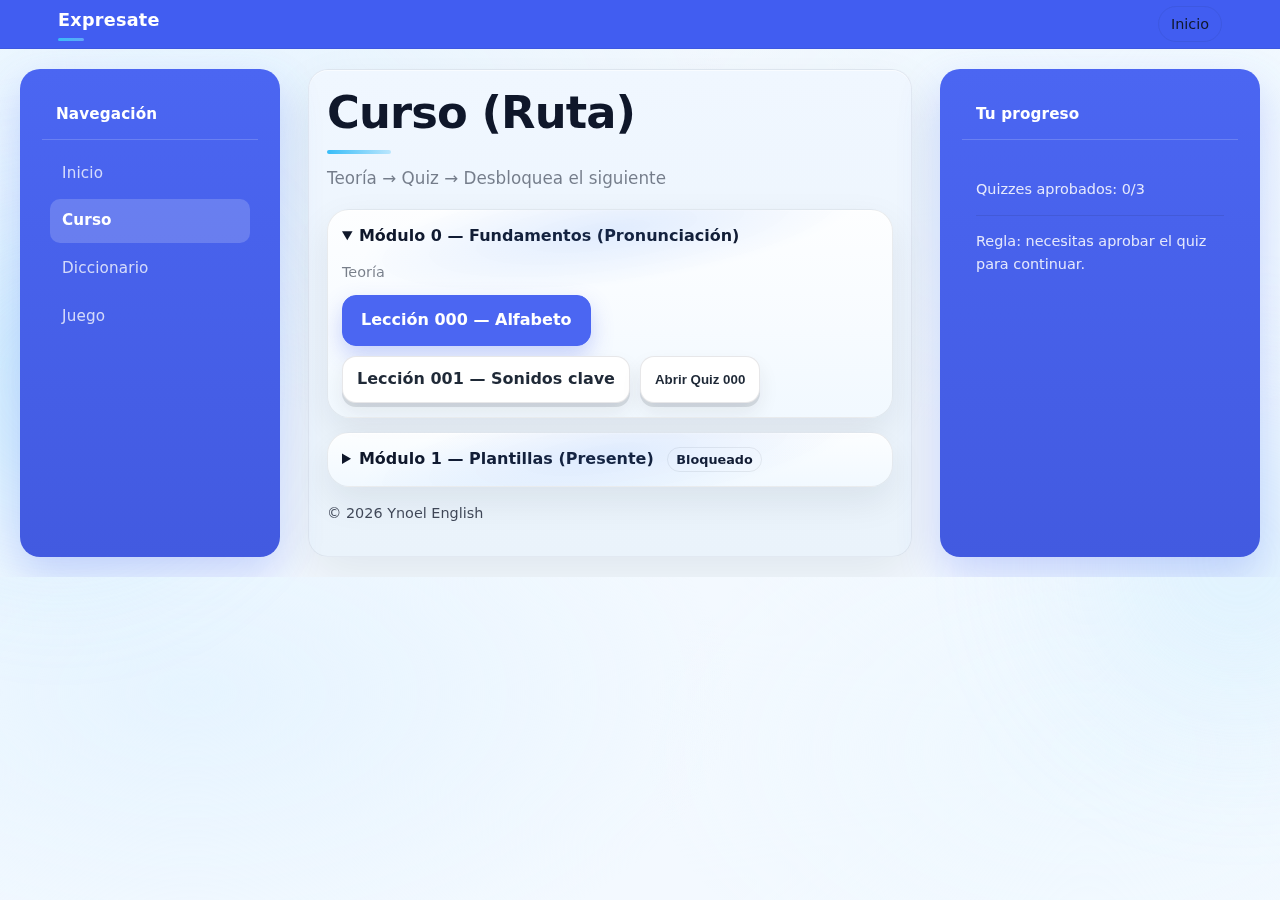
<file: curso.html>
<!doctype html>
<html lang="es">
<head>
  <meta charset="utf-8" />
  <meta name="viewport" content="width=device-width, initial-scale=1" />
  <title>Curso | Expresate</title>
  <link rel="stylesheet" href="layout.css" />
  <link rel="stylesheet" href="theme-light.css" />
</head>
<body>

  <div class="topbar">
    <div class="topbar-inner">
      <div class="brand">Expresate</div>
      <a class="pill" href="index.html">Inicio</a>
    </div>
  </div>

  <div class="shell">
    <aside class="panel sidebar">
      <h3>Navegación</h3>
      <nav class="sidebar">
        <a href="index.html">Inicio</a>
        <a class="active" href="curso.html">Curso</a>
        <a href="diccionario.html">Diccionario</a>
        <a href="juego.html">Juego</a>
      </nav>
    </aside>

    <main class="content">
      <h1>Curso (Ruta)</h1>
      <p class="sub">Teoría → Quiz → Desbloquea el siguiente</p>

      <!-- MODULE 0 -->
      <details class="block" open>
        <summary style="cursor:pointer; font-weight:700;">Módulo 0 — Fundamentos (Pronunciación)</summary>

        <div style="margin-top:12px;">
          <div class="small">Teoría</div>
          <div class="actions">
            <a class="btn primary" href="lesson-000-alphabet.html">Lección 000 — Alfabeto</a>
            <a class="btn" href="lesson-001-sounds.html">Lección 001 — Sonidos clave</a>
            <button class="btn" data-open-quiz="quiz-000" type="button">Abrir Quiz 000</button>
          </div>

          <div id="quiz-000" style="display:none; margin-top:14px;"></div>
        </div>
      </details>

      <!-- MODULE 1 (locked until quiz-000 pass) -->
<details class="block" data-lock="quiz-000">
  <summary style="cursor:pointer; font-weight:700;">
    Módulo 1 — Plantillas (Presente)
    <span class="doneBadge" data-lock-badge="quiz-000">Bloqueado</span>
  </summary>

  <div style="margin-top:12px;">
    <div class="small">Teoría</div>

    <div class="actions">
      <!-- Lesson links stay "locked" until quiz-000 is passed -->
      <a class="btn primary"
         href="lesson-001.html"
         aria-disabled="true"
         data-locked-link="quiz-000">
        Plantilla 001 — Pronombres + Verbos
      </a>

      <a class="btn"
         href="lesson-002.html"
         aria-disabled="true"
         data-locked-link="quiz-000">
        Plantilla 002 — Preguntas (Do/Does)
      </a>

      <a class="btn"
   href="lesson-003.html"
   aria-disabled="true"
   data-locked-link="quiz-000">
  Plantilla 003 — Negaciones (Don’t/Doesn’t)
</a>


      <!-- Quiz placeholders (enable once module is unlocked in curso.js) -->
      <button class="btn" data-open-quiz="quiz-001" type="button" disabled>Quiz 001</button>
      <button class="btn" data-open-quiz="quiz-002" type="button" disabled>Quiz 002</button>
      <button class="btn" data-open-quiz="quiz-003" type="button" disabled>Quiz 003</button>

    </div>

    <p class="small">Completa el Quiz 000 para desbloquear este módulo.</p>

    <div id="quiz-001" style="display:none; margin-top:14px;"></div>
    <div id="quiz-002" style="display:none; margin-top:14px;"></div>
    <div id="quiz-003" style="display:none; margin-top:14px;"></div>

  </div>
</details>


      <p class="small">© <span id="year"></span> Ynoel English</p>
    </main>

    <aside class="panel right">
      <h3>Tu progreso</h3>
      <div style="padding:12px 14px;">
        <p class="small" id="progressText">Cargando progreso…</p>
        <hr />
        <p class="small">Regla: necesitas aprobar el quiz para continuar.</p>
      </div>
    </aside>
  </div>

  <script src="curso.js"></script>
  <script src="app.js"></script>
</body>
</html>
</file>
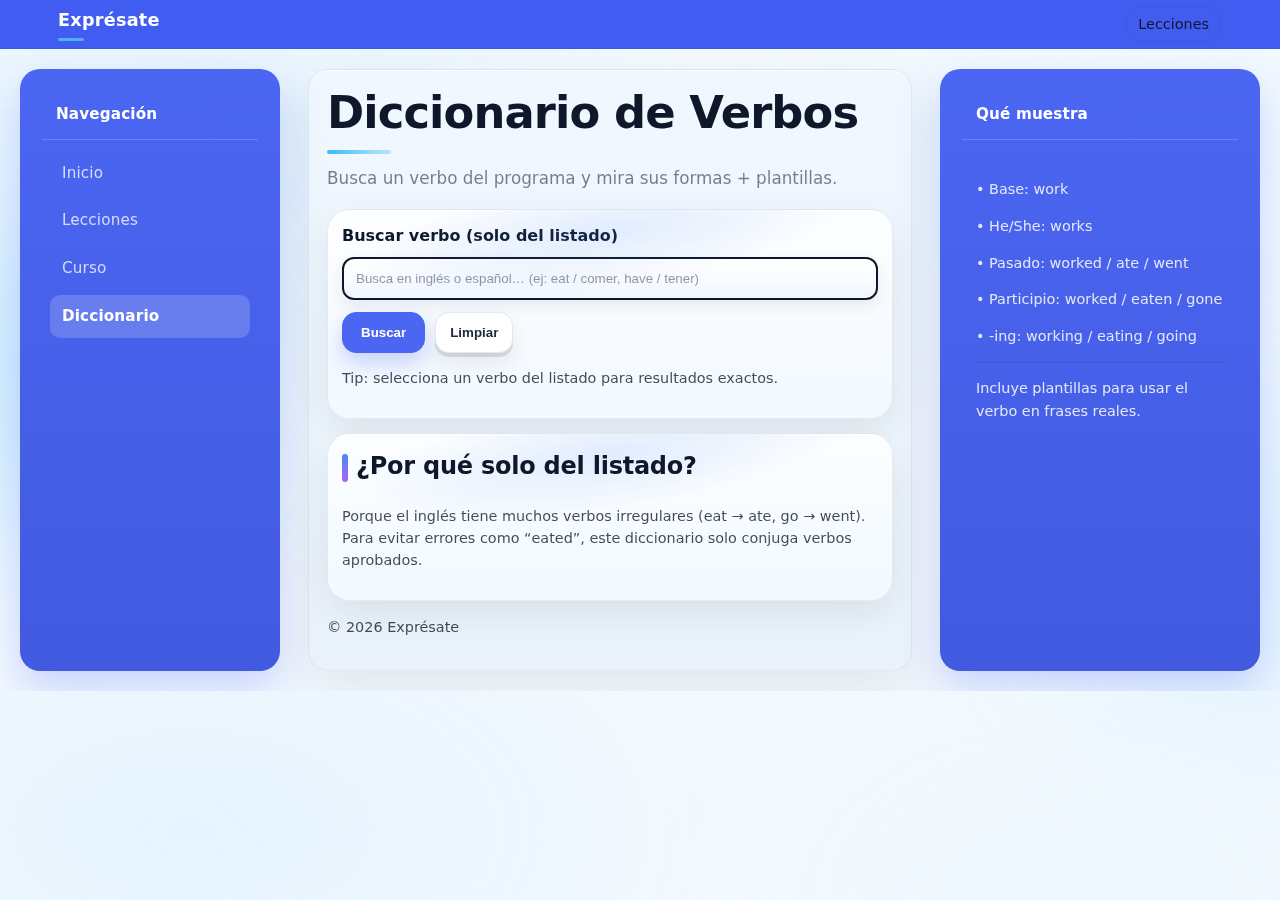
<file: diccionario.html>
<!doctype html>
<html lang="es">
<head>
  <meta charset="utf-8" />
  <meta name="viewport" content="width=device-width, initial-scale=1" />
  <title>Diccionario de Verbos | Exprésate</title>
  <link rel="stylesheet" href="layout.css" />
  <link rel="stylesheet" href="theme-light.css" />
</head>
<body>

  <div class="topbar">
    <div class="topbar-inner">
      <div class="brand">Exprésate</div>
      <a class="pill" href="lessons.html">Lecciones</a>
    </div>
  </div>

  <div class="shell">
    <!-- LEFT -->
    <aside class="panel sidebar">
      <h3>Navegación</h3>
      <nav class="sidebar">
        <a href="index.html">Inicio</a>
        <a href="lessons.html">Lecciones</a>
        <a href="curso.html">Curso</a>
        <a class="active" href="diccionario.html">Diccionario</a>
      </nav>
    </aside>

    <!-- CENTER -->
    <main class="content">
      <h1>Diccionario de Verbos</h1>
      <p class="sub">Busca un verbo del programa y mira sus formas + plantillas.</p>

      <div class="block">
        <label for="verbInput"><strong>Buscar verbo (solo del listado)</strong></label><br />

        <!-- Important: datalist makes it easy to select approved verbs -->
        <input
          id="verbInput"
          list="verbList"
          type="text"
          placeholder="Busca en inglés o español… (ej: eat / comer, have / tener)"
          autocomplete="off"
          style="width:100%; padding:12px; margin-top:8px; border-radius:12px; border:1px solid rgba(255,255,255,.12); background:#ffffff; color:#000000;"
        />

        <datalist id="verbList"></datalist>

        <div class="actions">
          <button id="searchBtn" class="btn primary" type="button">Buscar</button>
          <button id="clearBtn" class="btn" type="button">Limpiar</button>
        </div>

        <p id="errorMsg" class="small"
           style="display:none; border:1px solid rgba(255,255,255,.12); padding:10px; border-radius:12px; background:#0a1020;"></p>

        <p class="small">
          Tip: selecciona un verbo del listado para resultados exactos.
        </p>
      </div>

      <div id="result" class="block" style="display:none;"></div>

      <div class="block">
        <h2>¿Por qué solo del listado?</h2>
        <p class="small">
          Porque el inglés tiene muchos verbos irregulares (eat → ate, go → went).
          Para evitar errores como “eated”, este diccionario solo conjuga verbos aprobados.
        </p>
      </div>

      <p class="small">© <span id="year"></span> Exprésate</p>
    </main>

    <!-- RIGHT -->
    <aside class="panel right">
      <h3>Qué muestra</h3>
      <div style="padding:12px 14px;">
        <p class="small">• Base: work</p>
        <p class="small">• He/She: works</p>
        <p class="small">• Pasado: worked / ate / went</p>
        <p class="small">• Participio: worked / eaten / gone</p>
        <p class="small">• -ing: working / eating / going</p>
        <hr />
        <p class="small">Incluye plantillas para usar el verbo en frases reales.</p>
      </div>
    </aside>
  </div>

  <!-- Scripts MUST be in this order -->
  <script src="verb.js"></script>
  <script src="diccionario.js"></script>
  <script src="app.js"></script>
</body>
</html>
</file>
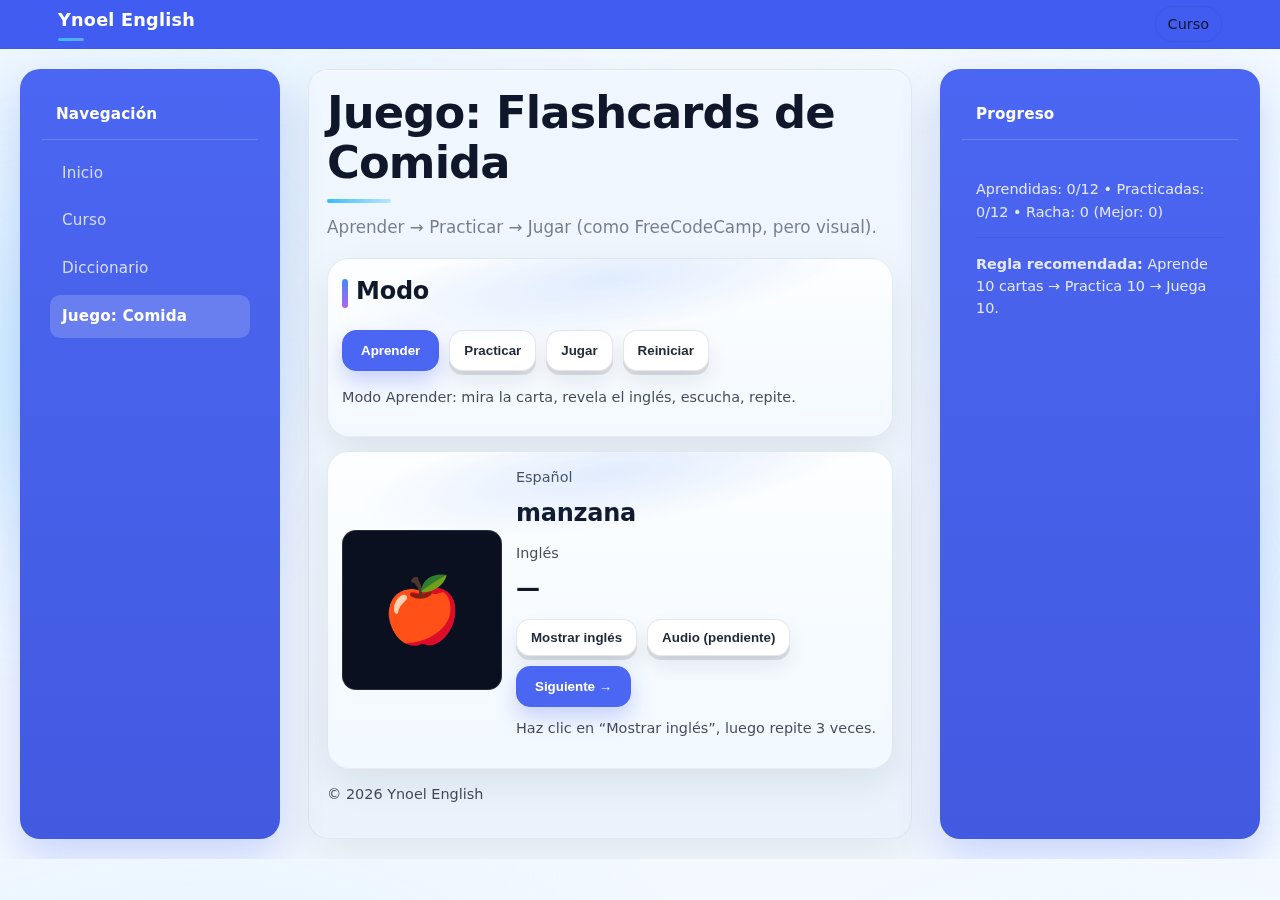
<file: juego-comida.html>
<!doctype html>
<html lang="es">
<head>
  <meta charset="utf-8" />
  <meta name="viewport" content="width=device-width, initial-scale=1" />
  <title>Juego | Comida | Ynoel English</title>
  <link rel="stylesheet" href="layout.css" />
  <link rel="stylesheet" href="theme-light.css" />
</head>
<body>

  <div class="topbar">
    <div class="topbar-inner">
      <div class="brand">Ynoel English</div>
      <a class="pill" href="curso.html">Curso</a>
    </div>
  </div>

  <div class="shell">

    <!-- LEFT -->
    <aside class="panel sidebar">
      <h3>Navegación</h3>
      <nav class="sidebar">
        <a href="index.html">Inicio</a>
        <a href="curso.html">Curso</a>
        <a href="diccionario.html">Diccionario</a>
        <a class="active" href="juego-comida.html">Juego: Comida</a>
      </nav>
    </aside>

    <!-- CENTER -->
    <main class="content">
      <h1>Juego: Flashcards de Comida</h1>
      <p class="sub">Aprender → Practicar → Jugar (como FreeCodeCamp, pero visual).</p>

      <div class="block">
        <h2>Modo</h2>
        <div class="actions">
          <button class="btn primary" id="modeLearn" type="button">Aprender</button>
          <button class="btn" id="modePractice" type="button">Practicar</button>
          <button class="btn" id="modeGame" type="button">Jugar</button>
          <button class="btn" id="resetProgress" type="button">Reiniciar</button>
        </div>

        <p class="small" id="statusLine">Listo.</p>
      </div>

      <!-- CARD -->
      <div class="block" id="cardArea">
        <div style="display:flex; gap:14px; align-items:center; flex-wrap:wrap;">
          <!-- Image / Emoji -->
          <div id="imgWrap" style="width:160px; height:160px; border:1px solid rgba(255,255,255,.12); border-radius:14px; display:flex; align-items:center; justify-content:center; background:#0a1020; overflow:hidden;">
            <img id="cardImg" alt="imagen" style="width:100%; height:100%; object-fit:cover; display:none;" />
            <div id="cardEmoji" style="font-size:64px;">🍎</div>
          </div>

          <!-- Text -->
          <div style="flex:1; min-width:220px;">
            <p class="small" style="margin:0 0 6px;">Español</p>
            <h2 style="margin:0 0 10px;" id="wordEs">manzana</h2>

            <p class="small" style="margin:10px 0 6px;">Inglés</p>
            <h2 style="margin:0 0 10px;" id="wordEn">—</h2>

            <div class="actions">
              <button class="btn" id="revealBtn" type="button">Mostrar inglés</button>
              <button class="btn" id="audioBtn" type="button">▶️ Audio</button>
              <button class="btn primary" id="nextBtn" type="button">Siguiente →</button>
            </div>

            <p class="small" id="hintLine" style="margin-top:10px;"></p>
          </div>
        </div>

        <!-- PRACTICE INPUT -->
        <div id="practiceArea" style="margin-top:16px; display:none;">
          <h3>Tu respuesta (en inglés)</h3>
          <input id="practiceInput" type="text" placeholder="Escribe la palabra en inglés…"
                 style="width:100%; padding:12px; margin-top:8px; border-radius:12px; border:1px solid rgba(255,255,255,.12); background:#0a1020; color:#e5e7eb;" />

          <div class="actions">
            <button class="btn primary" id="checkBtn" type="button">Verificar</button>
            <button class="btn" id="showAnswerBtn" type="button">Ver respuesta</button>
          </div>

          <p class="small" id="practiceResult"></p>
        </div>

        <!-- GAME AREA -->
        <div id="gameArea" style="margin-top:16px; display:none;">
          <h3>Elige la respuesta correcta (inglés)</h3>
          <div id="choices" class="actions"></div>
          <p class="small" id="gameResult"></p>
        </div>
      </div>

      <p class="small">© <span id="year"></span> Ynoel English</p>
    </main>

    <!-- RIGHT -->
    <aside class="panel right">
      <h3>Progreso</h3>
      <div style="padding:12px 14px;">
        <p class="small" id="progressLine">Cargando…</p>
        <hr />
        <p class="small"><strong>Regla recomendada:</strong> Aprende 10 cartas → Practica 10 → Juega 10.</p>
      </div>
    </aside>

  </div>

  <script src="juego-comida.js"></script>
  <script src="app.js"></script>
</body>
</html>
</file>
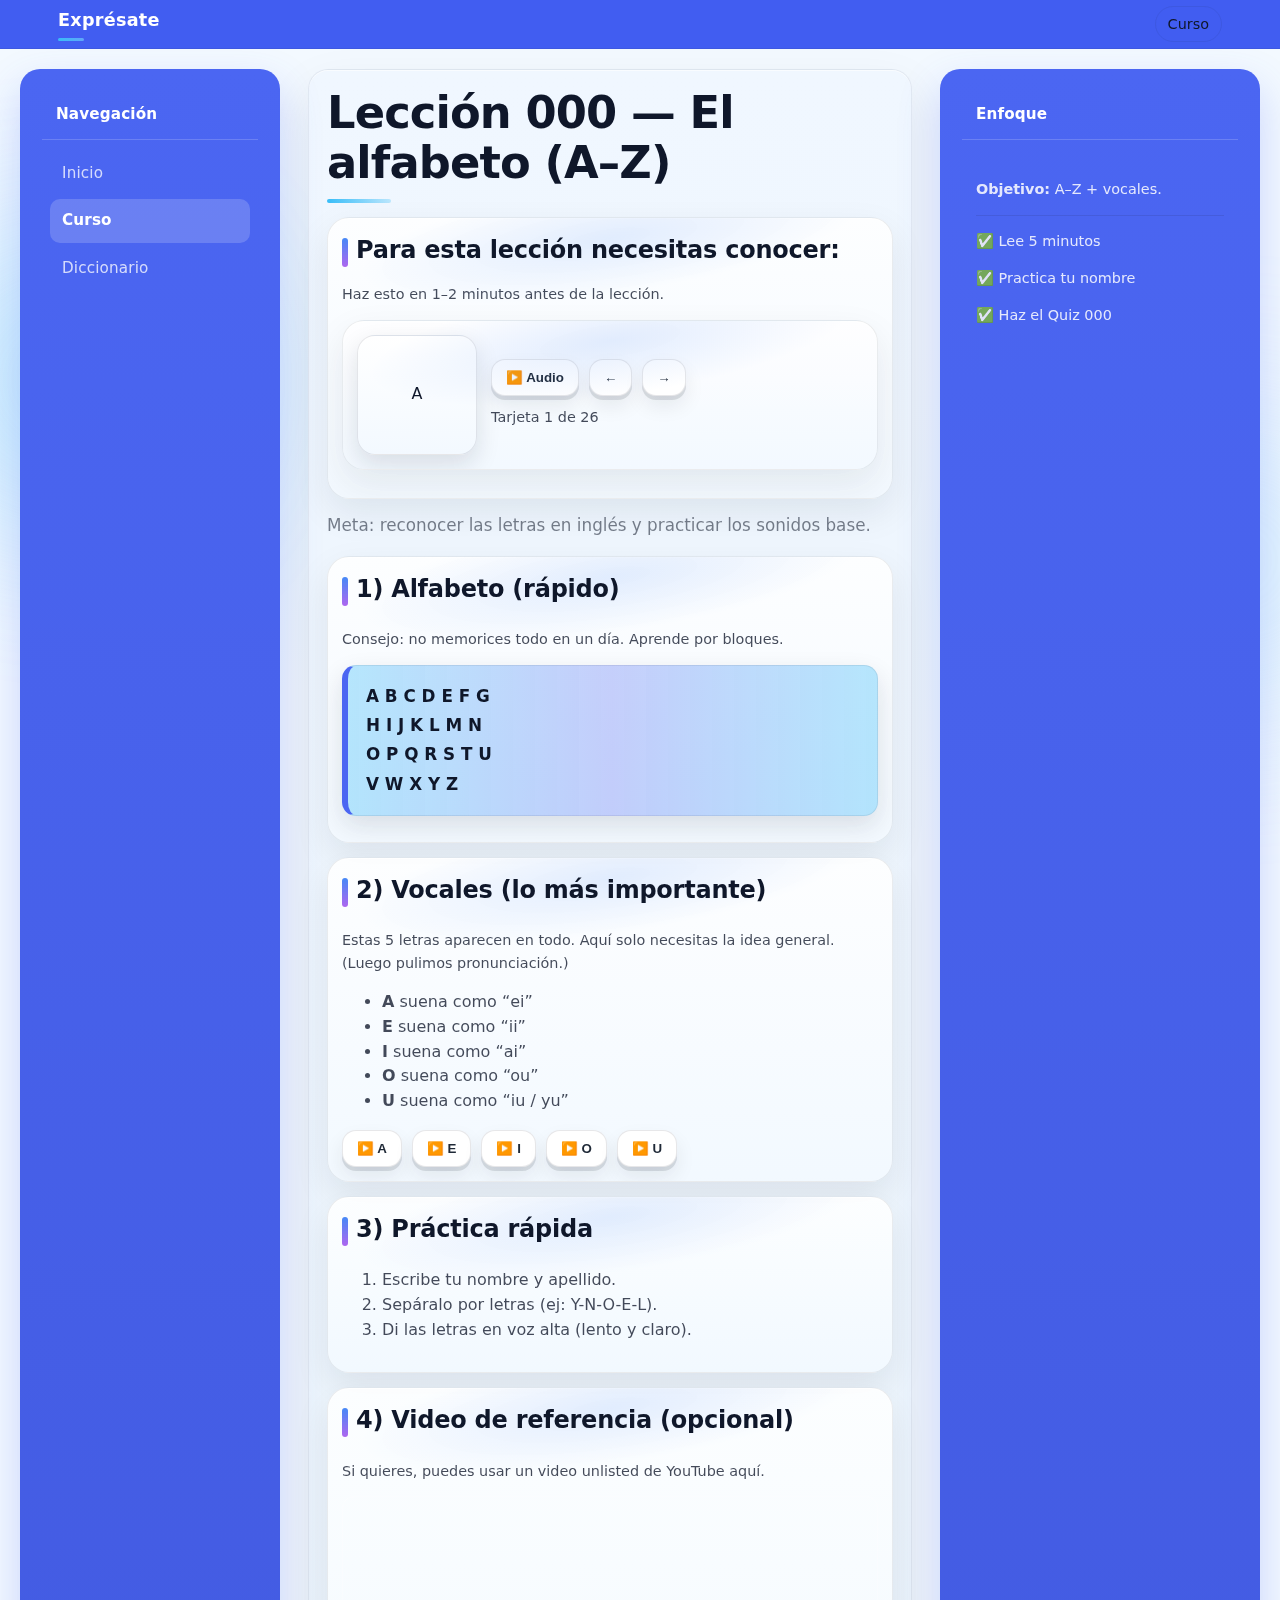
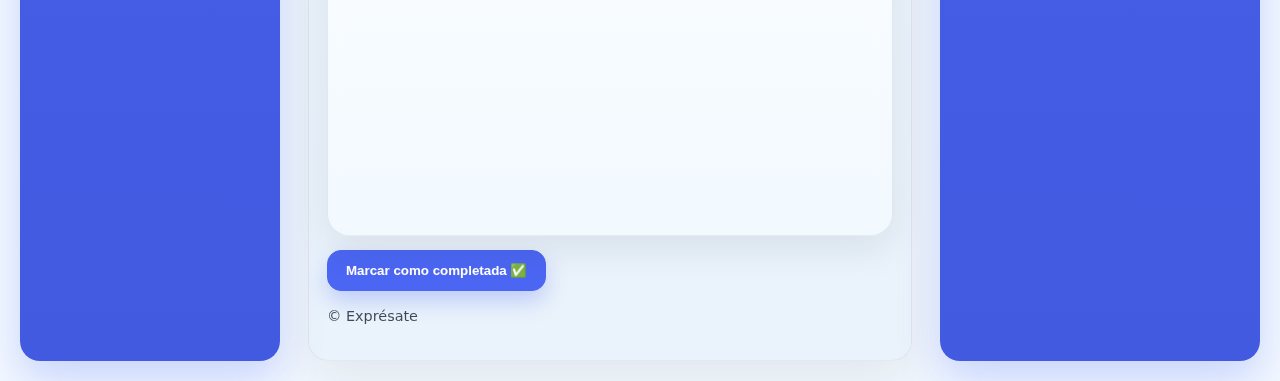
<file: lesson-000-alphabet.html>
<!doctype html>
<html lang="es">
<head>
  <meta charset="utf-8" />
  <meta name="viewport" content="width=device-width, initial-scale=1" />
  <title>Lección 000 | Alfabeto | Exprésate</title>
  <link rel="stylesheet" href="layout.css" />
  <link rel="stylesheet" href="theme-light.css" />
</head>

<body data-lesson-id="lesson-000">

  <!-- TOP BAR -->
  <div class="topbar">
    <div class="topbar-inner">
      <div class="brand">Exprésate</div>
      <a class="pill" href="curso.html">Curso</a>
    </div>
  </div>

  <div class="shell">

    <!-- LEFT -->
    <aside class="panel sidebar">
      <h3>Navegación</h3>
      <nav class="sidebar">
        <a href="index.html">Inicio</a>
        <a class="active" href="curso.html">Curso</a>
        <a href="diccionario.html">Diccionario</a>
      </nav>
    </aside>

    <!-- CENTER -->
    <main class="content">
      <h1>Lección 000 — El alfabeto (A–Z)</h1>

      <!-- MINI DECK -->
      <div id="deck-lesson-001"></div>

      <p class="sub">
        Meta: reconocer las letras en inglés y practicar los sonidos base.
      </p>

      <!-- ALPHABET OVERVIEW -->
      <div class="block">
        <h2>1) Alfabeto (rápido)</h2>
        <p class="small">Consejo: no memorices todo en un día. Aprende por bloques.</p>

<pre>A B C D E F G
H I J K L M N
O P Q R S T U
V W X Y Z</pre>
      </div>

      <!-- VOWELS -->
      <div class="block">
        <h2>2) Vocales (lo más importante)</h2>
        <p class="small">
          Estas 5 letras aparecen en todo. Aquí solo necesitas la idea general.
          (Luego pulimos pronunciación.)
        </p>

        <ul>
          <li><strong>A</strong> suena como “ei”</li>
          <li><strong>E</strong> suena como “ii”</li>
          <li><strong>I</strong> suena como “ai”</li>
          <li><strong>O</strong> suena como “ou”</li>
          <li><strong>U</strong> suena como “iu / yu”</li>
        </ul>

        <div class="actions">
  <button class="btn" data-audio-base="audio/lessons/template-001/" data-letter="a">▶️ A</button>
  <button class="btn" data-audio-base="audio/lessons/template-001/" data-letter="e">▶️ E</button>
  <button class="btn" data-audio-base="audio/lessons/template-001/" data-letter="i">▶️ I</button>
  <button class="btn" data-audio-base="audio/lessons/template-001/" data-letter="o">▶️ O</button>
  <button class="btn" data-audio-base="audio/lessons/template-001/" data-letter="u">▶️ U</button>
</div>
      </div>

      <!-- PRACTICE -->
      <div class="block">
        <h2>3) Práctica rápida</h2>
        <ol>
          <li>Escribe tu nombre y apellido.</li>
          <li>Sepáralo por letras (ej: Y-N-O-E-L).</li>
          <li>Di las letras en voz alta (lento y claro).</li>
        </ol>
      </div>

      <!-- OPTIONAL VIDEO -->
      <div class="block">
        <h2>4) Video de referencia (opcional)</h2>
        <p class="small">
          Si quieres, puedes usar un video unlisted de YouTube aquí.
        </p>

        <div style="border:1px solid rgba(255,255,255,.12); border-radius:12px; overflow:hidden;">
          <iframe
            width="100%"
            height="315"
            src="https://www.youtube.com/embed/ChqnN3cKzXQ"
            title="Alfabeto en inglés"
            frameborder="0"
            allowfullscreen>
          </iframe>
        </div>
      </div>

      <!-- NAV ACTIONS -->
      <div class="actions">
        <button class="btn primary" type="button" id="markComplete">
  Marcar como completada ✅
</button>

<script>
  const STORAGE_KEY = "expresate_progress_v1";
  const LESSON_ID = "lesson-000-alphabet";

  document.getElementById("markComplete").addEventListener("click", () => {
    const p = JSON.parse(localStorage.getItem(STORAGE_KEY) || "{}");
    p[LESSON_ID] = true;
    localStorage.setItem(STORAGE_KEY, JSON.stringify(p));

    // Return to course and trigger unlock
    window.location.href = `curso.html?complete=${encodeURIComponent(LESSON_ID)}`;
  });
</script>
      </div>

      <p class="small">© <span id="year"></span> Exprésate</p>
    </main>

    <!-- RIGHT -->
    <aside class="panel right">
      <h3>Enfoque</h3>
      <div style="padding:12px 14px;">
        <p class="small"><strong>Objetivo:</strong> A–Z + vocales.</p>
        <hr />
        <p class="small">✅ Lee 5 minutos</p>
        <p class="small">✅ Practica tu nombre</p>
        <p class="small">✅ Haz el Quiz 000</p>
      </div>
    </aside>
  </div>

  <!-- MINI DECK SCRIPT -->
  <script src="mini-deck.js"></script>

  <script>
    // Alphabet mini-deck (audio wired per card)
    const letters = "abcdefghijklmnopqrstuvwxyz".split("");

    const deck001 = letters.map(l => ({
      letter: l.toUpperCase(),
      es: l.toUpperCase(),
      en: "—",
      audio: `audio/lessons/template-001/${l}.mp3`
    }));

    createMiniDeck("deck-lesson-001", deck001, {
      title: "Para esta lección necesitas conocer:"
    });
  </script>

  <!-- GLOBAL APP -->
  <script src="app.js"></script>
  <script>
  document.addEventListener("click", (e) => {
    const btn = e.target.closest("button[data-audio-base][data-letter]");
    if (!btn) return;

    const base = btn.getAttribute("data-audio-base");
    const letter = btn.getAttribute("data-letter");
    const src = `${base}${letter}.mp3`;

    const audio = new Audio(src);
    audio.play().catch(err => console.error("Audio play failed:", err));
  });
</script>

</body>
</html>
</file>
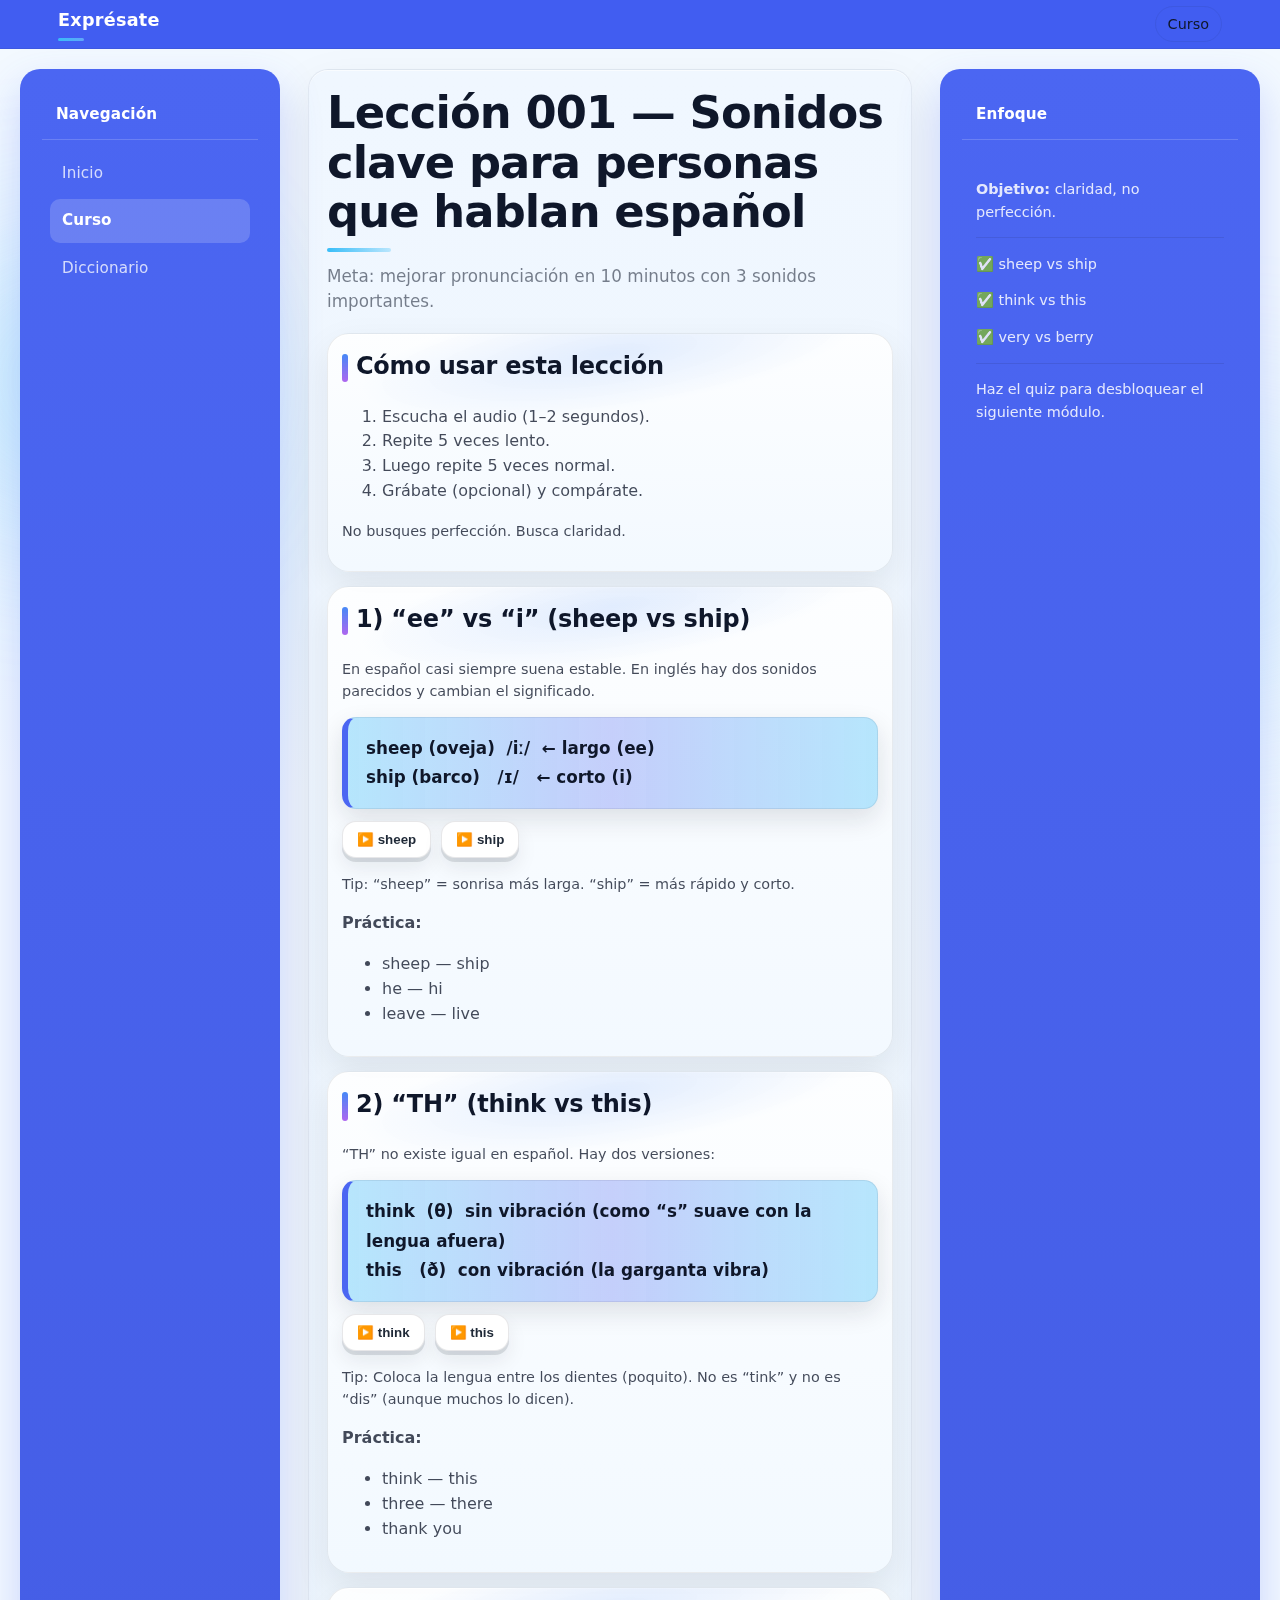
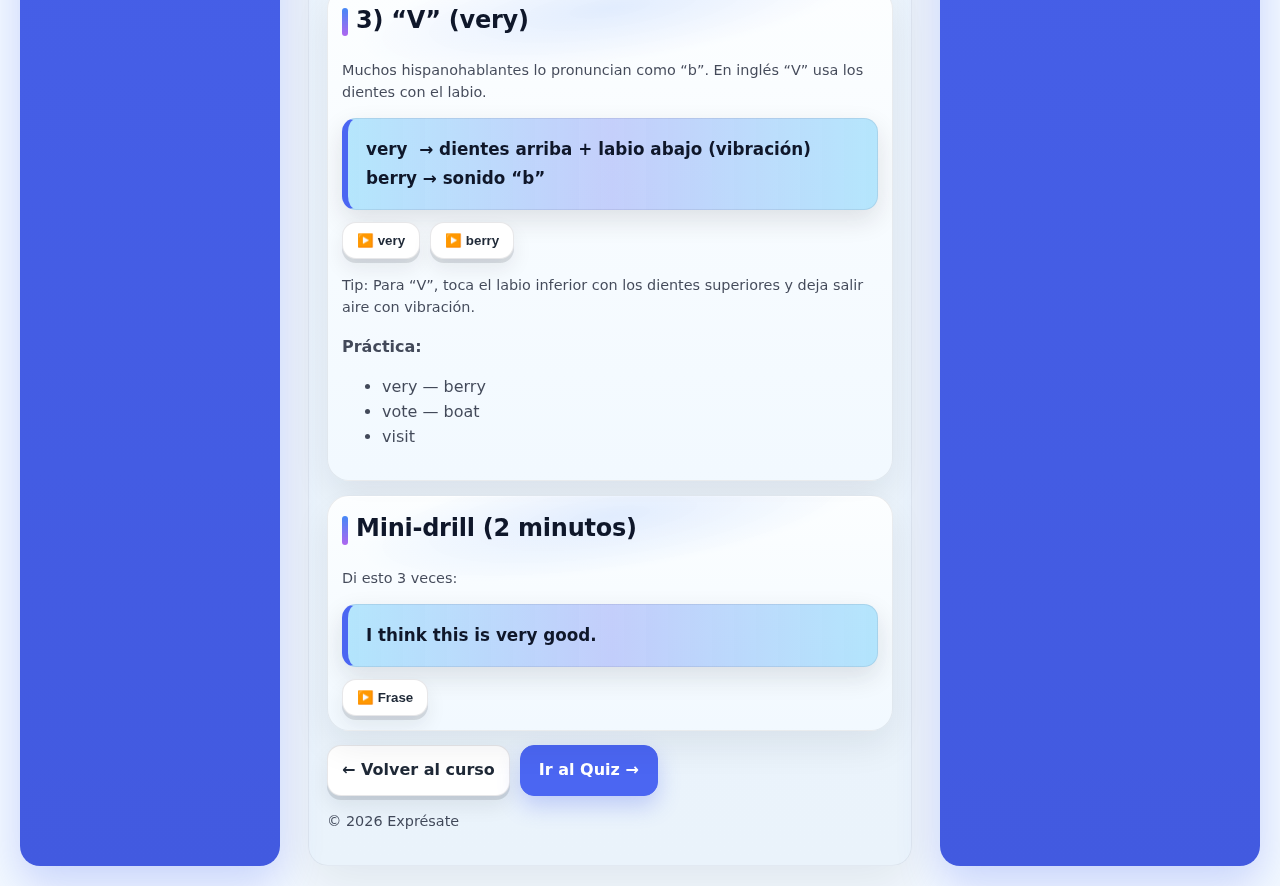
<file: lesson-001-sounds.html>
<!doctype html>
<html lang="es">
<head>
  <meta charset="utf-8" />
  <meta name="viewport" content="width=device-width, initial-scale=1" />
  <title>Lección 001 | Sonidos clave | Exprésate</title>
  <link rel="stylesheet" href="layout.css" />
  <link rel="stylesheet" href="theme-light.css" />
</head>
<body data-lesson-id="lesson-001-sounds">

  <div class="topbar">
    <div class="topbar-inner">
      <div class="brand">Exprésate</div>
      <a class="pill" href="curso.html">Curso</a>
    </div>
  </div>

  <div class="shell">
    <!-- LEFT -->
    <aside class="panel sidebar">
      <h3>Navegación</h3>
      <nav class="sidebar">
        <a href="index.html">Inicio</a>
        <a class="active" href="curso.html">Curso</a>
        <a href="diccionario.html">Diccionario</a>
      </nav>
    </aside>

    <!-- CENTER -->
    <main class="content">
      <h1>Lección 001 — Sonidos clave para personas que hablan español</h1>
      <p class="sub">Meta: mejorar pronunciación en 10 minutos con 3 sonidos importantes.</p>

      <div class="block">
        <h2>Cómo usar esta lección</h2>
        <ol>
          <li>Escucha el audio (1–2 segundos).</li>
          <li>Repite 5 veces lento.</li>
          <li>Luego repite 5 veces normal.</li>
          <li>Grábate (opcional) y compárate.</li>
        </ol>
        <p class="small">No busques perfección. Busca claridad.</p>
      </div>

      <!-- SOUND 1: /iː/ vs /ɪ/ -->
      <div class="block">
        <h2>1) “ee” vs “i” (sheep vs ship)</h2>
        <p class="small">
          En español casi siempre suena estable. En inglés hay dos sonidos parecidos y cambian el significado.
        </p>

        <pre>sheep (oveja)  /iː/  ← largo (ee)
ship (barco)   /ɪ/   ← corto (i)</pre>

        <div class="actions">
          <button class="btn" type="button" data-audio="audio/sounds/sheep.mp3">▶️ sheep</button>
          <button class="btn" type="button" data-audio="audio/sounds/ship.mp3">▶️ ship</button>
        </div>

        <p class="small">
          Tip: “sheep” = sonrisa más larga. “ship” = más rápido y corto.
        </p>

        <p><strong>Práctica:</strong></p>
        <ul>
          <li>sheep — ship</li>
          <li>he — hi</li>
          <li>leave — live</li>
        </ul>
      </div>

      <!-- SOUND 2: TH -->
      <div class="block">
        <h2>2) “TH” (think vs this)</h2>
        <p class="small">
          “TH” no existe igual en español. Hay dos versiones:
        </p>

        <pre>think  (θ)  sin vibración (como “s” suave con la lengua afuera)
this   (ð)  con vibración (la garganta vibra)</pre>

        <div class="actions">
          <button class="btn" type="button" data-audio="audio/sounds/think.mp3">▶️ think</button>
          <button class="btn" type="button" data-audio="audio/sounds/this.mp3">▶️ this</button>
        </div>

        <p class="small">
          Tip: Coloca la lengua entre los dientes (poquito). No es “tink” y no es “dis” (aunque muchos lo dicen).
        </p>

        <p><strong>Práctica:</strong></p>
        <ul>
          <li>think — this</li>
          <li>three — there</li>
          <li>thank you</li>
        </ul>
      </div>

      <!-- SOUND 3: V -->
      <div class="block">
        <h2>3) “V” (very)</h2>
        <p class="small">
          Muchos hispanohablantes lo pronuncian como “b”. En inglés “V” usa los dientes con el labio.
        </p>

        <pre>very  → dientes arriba + labio abajo (vibración)
berry → sonido “b”</pre>

        <div class="actions">
          <button class="btn" type="button" data-audio="audio/sounds/very.mp3">▶️ very</button>
          <button class="btn" type="button" data-audio="audio/sounds/berry.mp3">▶️ berry</button>
        </div>

        <p class="small">
          Tip: Para “V”, toca el labio inferior con los dientes superiores y deja salir aire con vibración.
        </p>

        <p><strong>Práctica:</strong></p>
        <ul>
          <li>very — berry</li>
          <li>vote — boat</li>
          <li>visit</li>
        </ul>
      </div>

      <!-- QUICK DRILL -->
      <div class="block">
        <h2>Mini-drill (2 minutos)</h2>
        <p class="small">Di esto 3 veces:</p>
        <pre>I think this is very good.</pre>

        <div class="actions">
          <button class="btn" type="button" data-audio="audio/sounds/sentence-1.mp3">▶️ Frase</button>
        </div>
      </div>

      <div class="actions">
        <a class="btn" href="curso.html">← Volver al curso</a>
        <a class="btn primary" href="curso.html">Ir al Quiz →</a>
      </div>

      <p class="small">© <span id="year"></span> Exprésate</p>
    </main>

    <!-- RIGHT -->
    <aside class="panel right">
      <h3>Enfoque</h3>
      <div style="padding:12px 14px;">
        <p class="small"><strong>Objetivo:</strong> claridad, no perfección.</p>
        <hr />
        <p class="small">✅ sheep vs ship</p>
        <p class="small">✅ think vs this</p>
        <p class="small">✅ very vs berry</p>
        <hr />
        <p class="small">Haz el quiz para desbloquear el siguiente módulo.</p>
      </div>
    </aside>
  </div>

  <script>
    // Audio play handler for buttons with data-audio
    document.addEventListener("click", (e) => {
      const btn = e.target.closest("[data-audio]");
      if (!btn) return;
      const src = btn.getAttribute("data-audio");
      if (!src) return;
      const audio = new Audio(src);
      audio.play().catch(() => {});
    });
  </script>

  <script src="app.js"></script>
</body>
</html>
</file>
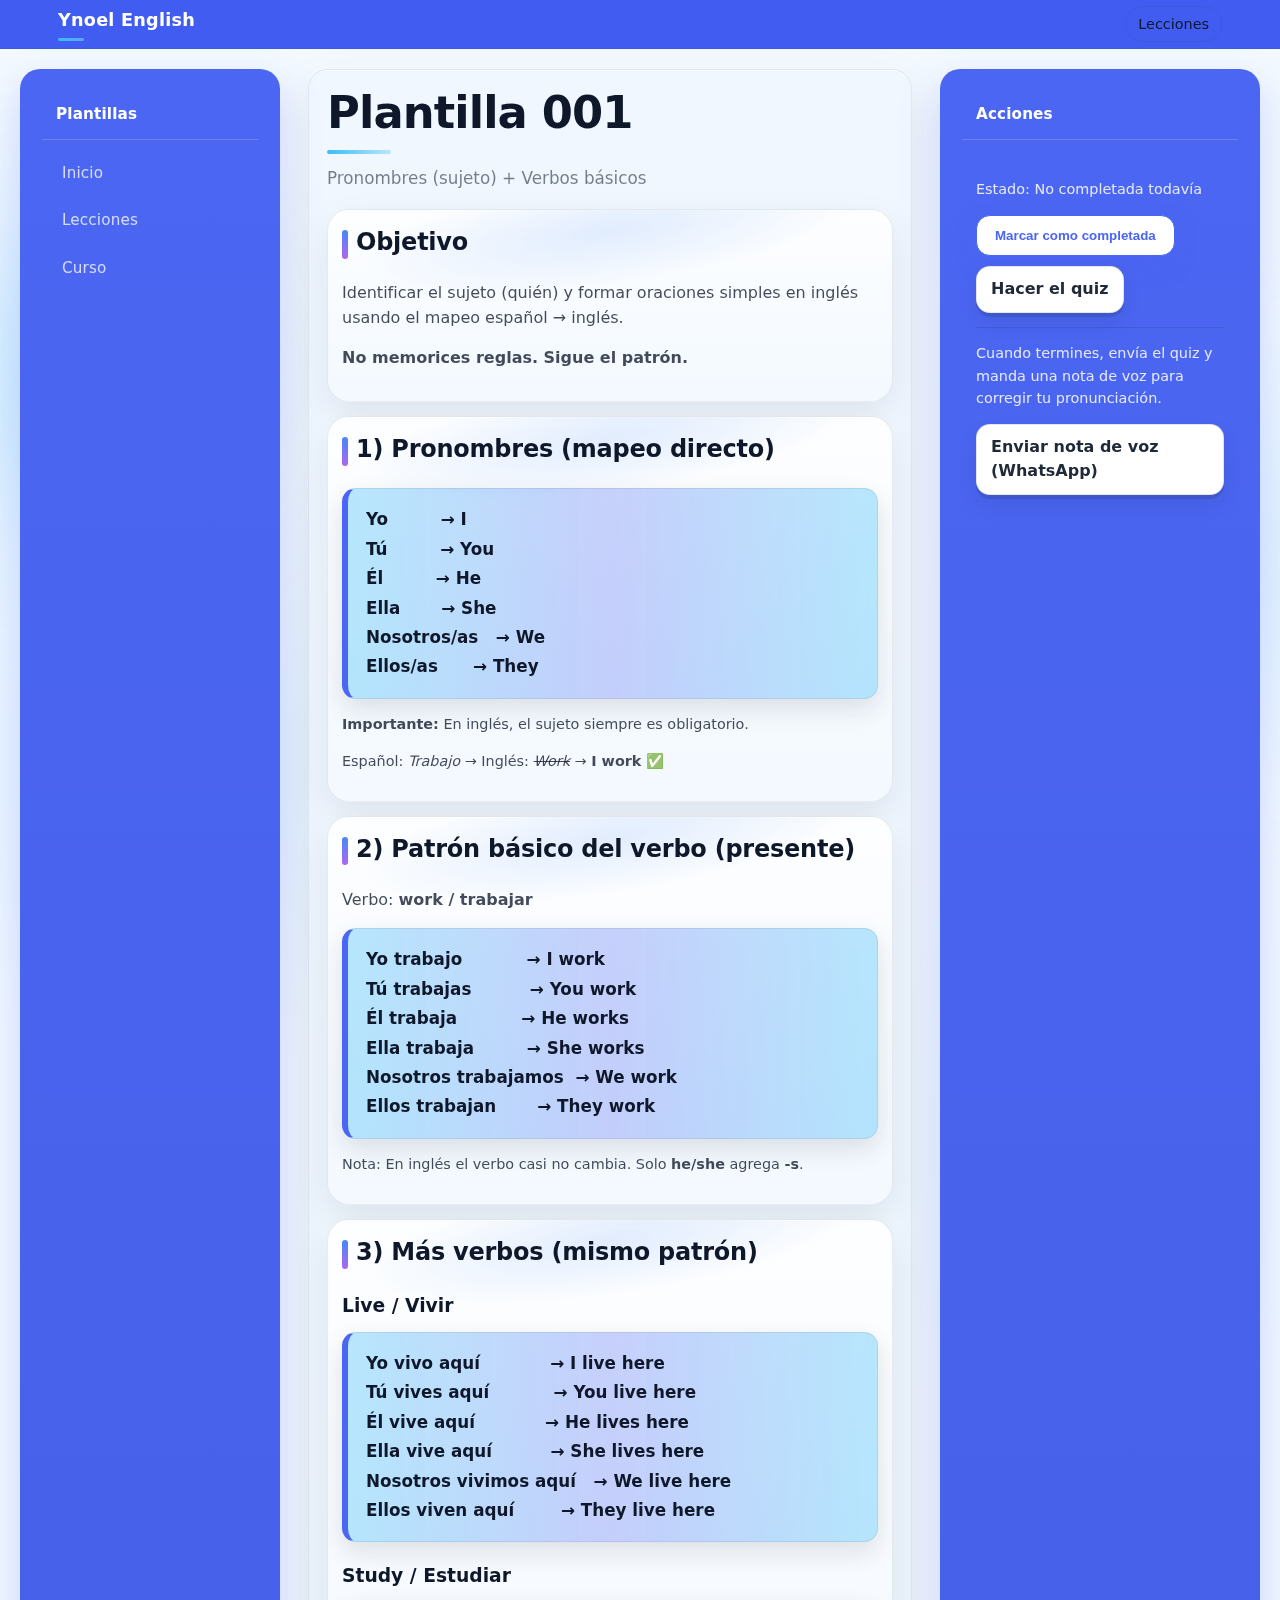
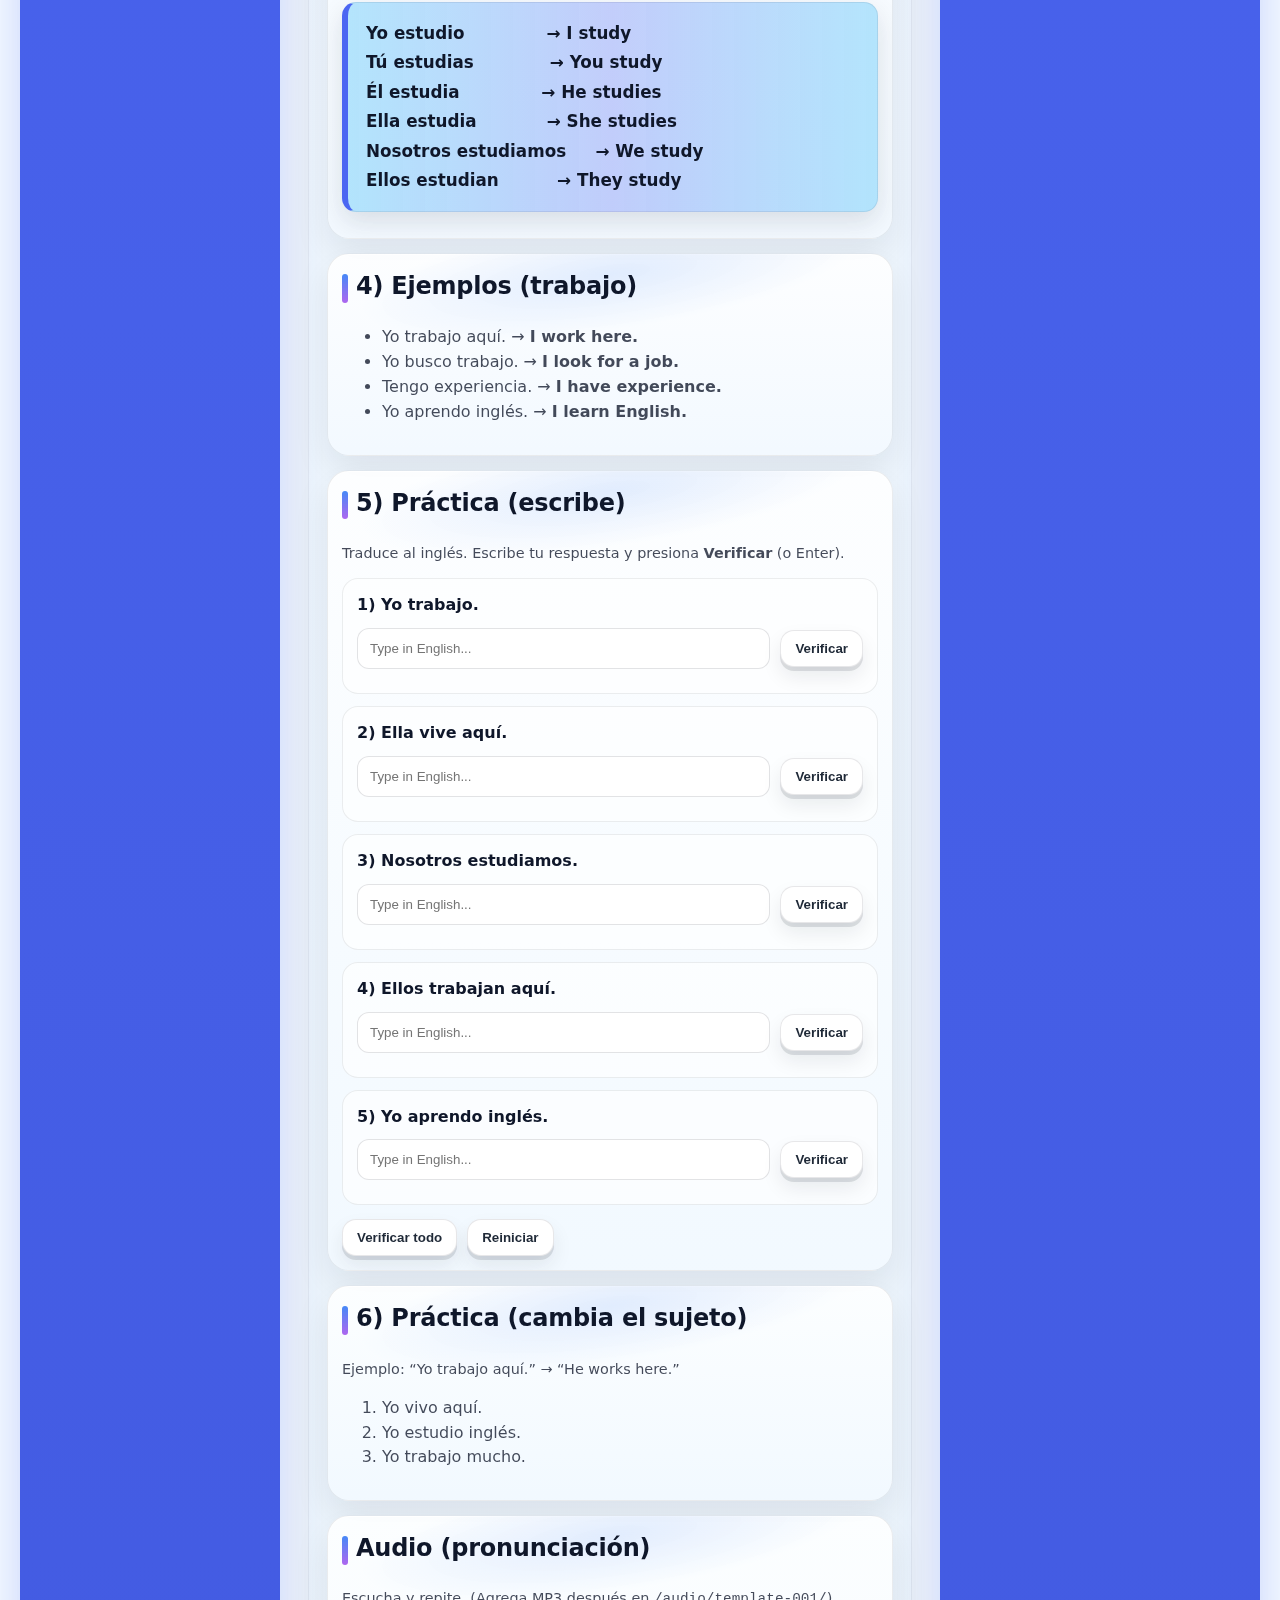
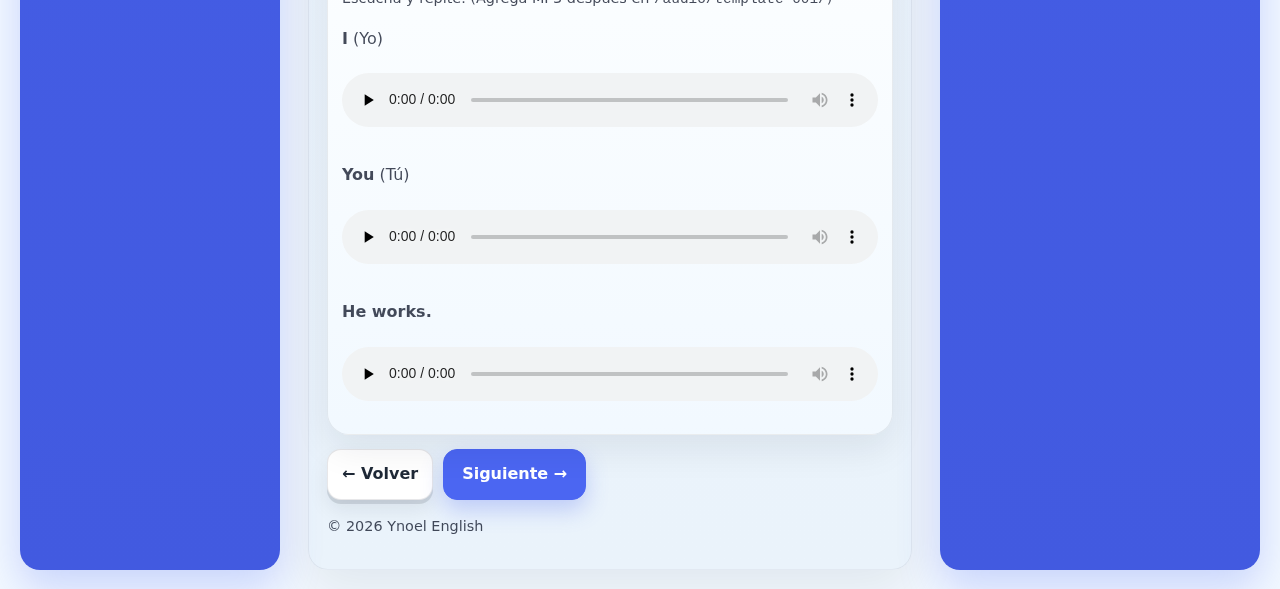
<file: lesson-001.html>
<!doctype html>
<html lang="es">
<head>
  <meta charset="utf-8" />
  <meta name="viewport" content="width=device-width, initial-scale=1" />
  <title>Plantilla 001 | Ynoel English</title>
  <link rel="stylesheet" href="layout.css" />
  <link rel="stylesheet" href="theme-light.css" />
</head>
<body data-lesson-id="template-001">

  <div class="topbar">
    <div class="topbar-inner">
      <div class="brand">Ynoel English</div>
      <a class="pill" href="lessons.html">Lecciones</a>
    </div>
  </div>

  <div class="shell">

    <!-- LEFT: NAV -->
    <aside class="panel sidebar">
      <h3>Plantillas</h3>
      <nav class="sidebar">
        <a href="index.html">Inicio</a>
        <a href="lessons.html">Lecciones</a>
        <a href="curso.html">Curso</a>
      </nav>
    </aside>

    <!-- CENTER: CONTENT -->
    <main class="content">
      <h1>Plantilla 001</h1>
      <p class="sub">Pronombres (sujeto) + Verbos básicos</p>

      <div class="block">
        <h2>Objetivo</h2>
        <p>Identificar el sujeto (quién) y formar oraciones simples en inglés usando el mapeo español → inglés.</p>
        <p><strong>No memorices reglas. Sigue el patrón.</strong></p>
      </div>

      <div class="block">
        <h2>1) Pronombres (mapeo directo)</h2>
        <pre>Yo         → I
Tú         → You
Él         → He
Ella       → She
Nosotros/as   → We
Ellos/as      → They</pre>

        <p class="small"><strong>Importante:</strong> En inglés, el sujeto siempre es obligatorio.</p>
        <p class="small">Español: <em>Trabajo</em> → Inglés: <em><s>Work</s></em> → <strong>I work ✅</strong></p>
      </div>

      <div class="block">
        <h2>2) Patrón básico del verbo (presente)</h2>
        <p>Verbo: <strong>work / trabajar</strong></p>

        <pre>Yo trabajo           → I work
Tú trabajas          → You work
Él trabaja           → He works
Ella trabaja         → She works
Nosotros trabajamos  → We work
Ellos trabajan       → They work</pre>

        <p class="small">Nota: En inglés el verbo casi no cambia. Solo <strong>he/she</strong> agrega <strong>-s</strong>.</p>
      </div>

      <div class="block">
        <h2>3) Más verbos (mismo patrón)</h2>

        <h3>Live / Vivir</h3>
        <pre>Yo vivo aquí            → I live here
Tú vives aquí           → You live here
Él vive aquí            → He lives here
Ella vive aquí          → She lives here
Nosotros vivimos aquí   → We live here
Ellos viven aquí        → They live here</pre>

        <h3>Study / Estudiar</h3>
        <pre>Yo estudio              → I study
Tú estudias             → You study
Él estudia              → He studies
Ella estudia            → She studies
Nosotros estudiamos     → We study
Ellos estudian          → They study</pre>
      </div>

      <div class="block">
        <h2>4) Ejemplos (trabajo)</h2>
        <ul>
          <li>Yo trabajo aquí. → <strong>I work here.</strong></li>
          <li>Yo busco trabajo. → <strong>I look for a job.</strong></li>
          <li>Tengo experiencia. → <strong>I have experience.</strong></li>
          <li>Yo aprendo inglés. → <strong>I learn English.</strong></li>
        </ul>
      </div>

      <div class="block practice" id="practice-001">
  <h2>5) Práctica (escribe)</h2>
  <p class="small">Traduce al inglés. Escribe tu respuesta y presiona <strong>Verificar</strong> (o Enter).</p>

  <div class="practice-list">

    <div class="practice-item" data-answer="I work.">
      <div class="prompt">1) Yo trabajo.</div>
      <div class="row">
        <input class="answer" type="text" placeholder="Type in English..." autocomplete="off" />
        <button class="check-btn btn" type="button">Verificar</button>
      </div>
      <div class="feedback" aria-live="polite"></div>
    </div>

    <div class="practice-item" data-answer="She lives here.">
      <div class="prompt">2) Ella vive aquí.</div>
      <div class="row">
        <input class="answer" type="text" placeholder="Type in English..." autocomplete="off" />
        <button class="check-btn btn" type="button">Verificar</button>
      </div>
      <div class="feedback" aria-live="polite"></div>
    </div>

    <div class="practice-item" data-answer="We study.">
      <div class="prompt">3) Nosotros estudiamos.</div>
      <div class="row">
        <input class="answer" type="text" placeholder="Type in English..." autocomplete="off" />
        <button class="check-btn btn" type="button">Verificar</button>
      </div>
      <div class="feedback" aria-live="polite"></div>
    </div>

    <div class="practice-item" data-answer="They work here.">
      <div class="prompt">4) Ellos trabajan aquí.</div>
      <div class="row">
        <input class="answer" type="text" placeholder="Type in English..." autocomplete="off" />
        <button class="check-btn btn" type="button">Verificar</button>
      </div>
      <div class="feedback" aria-live="polite"></div>
    </div>

    <div class="practice-item" data-answer="I learn English.">
      <div class="prompt">5) Yo aprendo inglés.</div>
      <div class="row">
        <input class="answer" type="text" placeholder="Type in English..." autocomplete="off" />
        <button class="check-btn btn" type="button">Verificar</button>
      </div>
      <div class="feedback" aria-live="polite"></div>
    </div>

  </div>

  <div class="practice-actions">
    <button class="btn" id="checkAll" type="button">Verificar todo</button>
    <button class="btn" id="resetPractice" type="button">Reiniciar</button>
  </div>
</div>

      <div class="block">
        <h2>6) Práctica (cambia el sujeto)</h2>
        <p class="small">Ejemplo: “Yo trabajo aquí.” → “He works here.”</p>
        <ol>
          <li>Yo vivo aquí.</li>
          <li>Yo estudio inglés.</li>
          <li>Yo trabajo mucho.</li>
        </ol>
      </div>

      <div class="block">
        <h2>Audio (pronunciación)</h2>
        <p class="small">Escucha y repite. (Agrega MP3 después en <code>/audio/template-001/</code>)</p>

        <p><strong>I</strong> (Yo)</p>
        <audio controls preload="none">
          <source src="audio/template-001/i.mp3" type="audio/mpeg">
        </audio>

        <p><strong>You</strong> (Tú)</p>
        <audio controls preload="none">
          <source src="audio/template-001/you.mp3" type="audio/mpeg">
        </audio>

        <p><strong>He works.</strong></p>
        <audio controls preload="none">
          <source src="audio/template-001/he-works.mp3" type="audio/mpeg">
        </audio>
      </div>

      <div class="actions">
        <a class="btn" href="lessons.html">← Volver</a>
        <a class="btn primary" href="#" title="Próximamente">Siguiente →</a>
      </div>

      <p class="small">© <span id="year"></span> Ynoel English</p>
    </main>

    <!-- RIGHT: ACTIONS -->
    <aside class="panel right">
      <h3>Acciones</h3>
      <div style="padding:12px 14px;">
        <p id="lessonStatus" class="small">Estado: No completada todavía</p>

        <div class="actions">
          <button id="markComplete" class="btn primary" type="button">
            Marcar como completada
          </button>

          <a class="btn" href="https://forms.gle/REPLACE_ME" target="_blank" rel="noreferrer">
            Hacer el quiz
          </a>
        </div>

        <hr />

        <p class="small">
          Cuando termines, envía el quiz y manda una nota de voz para corregir tu pronunciación.
        </p>

        <div class="actions">
          <a class="btn" href="https://wa.me/REPLACE_ME" target="_blank" rel="noreferrer">Enviar nota de voz (WhatsApp)</a>
        </div>
      </div>
    </aside>

  </div>

  <script src="app.js"></script>
<script>
  function normalizeAnswer(s) {
    return (s || "")
      .toLowerCase()
      .trim()
      .replace(/[“”"]/g, '"')
      .replace(/[’‘]/g, "'")
      .replace(/\s+/g, " ")
      .replace(/[.!?]+$/g, ""); // ignore ending punctuation
  }

  function checkItem(item) {
    const input = item.querySelector("input.answer");
    const feedback = item.querySelector(".feedback");
    const expected = item.getAttribute("data-answer") || "";

    const user = input.value;

    if (!user.trim()) {
      feedback.className = "feedback bad";
      feedback.textContent = "Escribe tu respuesta primero.";
      return false;
    }

    const ok = normalizeAnswer(user) === normalizeAnswer(expected);

    if (ok) {
      feedback.className = "feedback ok";
      feedback.textContent = "✅ Correcto";
      item.dataset.status = "ok";
      return true;
    } else {
      feedback.className = "feedback bad";
      feedback.textContent = `❌ Incorrecto. Respuesta: ${expected}`;
      item.dataset.status = "bad";
      return false;
    }
  }

  function resetItem(item) {
    item.querySelector("input.answer").value = "";
    const feedback = item.querySelector(".feedback");
    feedback.className = "feedback";
    feedback.textContent = "";
    delete item.dataset.status;
  }

  document.addEventListener("click", (e) => {
    const btn = e.target.closest(".check-btn");
    if (btn) {
      const item = btn.closest(".practice-item");
      checkItem(item);
      return;
    }

    const checkAll = e.target.closest("#checkAll");
    if (checkAll) {
      const box = checkAll.closest(".practice");
      const items = box.querySelectorAll(".practice-item");
      let correct = 0;
      items.forEach(i => { if (checkItem(i)) correct++; });
      return;
    }

    const reset = e.target.closest("#resetPractice");
    if (reset) {
      const box = reset.closest(".practice");
      box.querySelectorAll(".practice-item").forEach(resetItem);
      return;
    }
  });

  // Enter key checks current item
  document.addEventListener("keydown", (e) => {
    if (e.key !== "Enter") return;
    const input = e.target.closest("input.answer");
    if (!input) return;
    e.preventDefault();
    const item = input.closest(".practice-item");
    checkItem(item);
  });
</script>
</body>
</html>
</file>
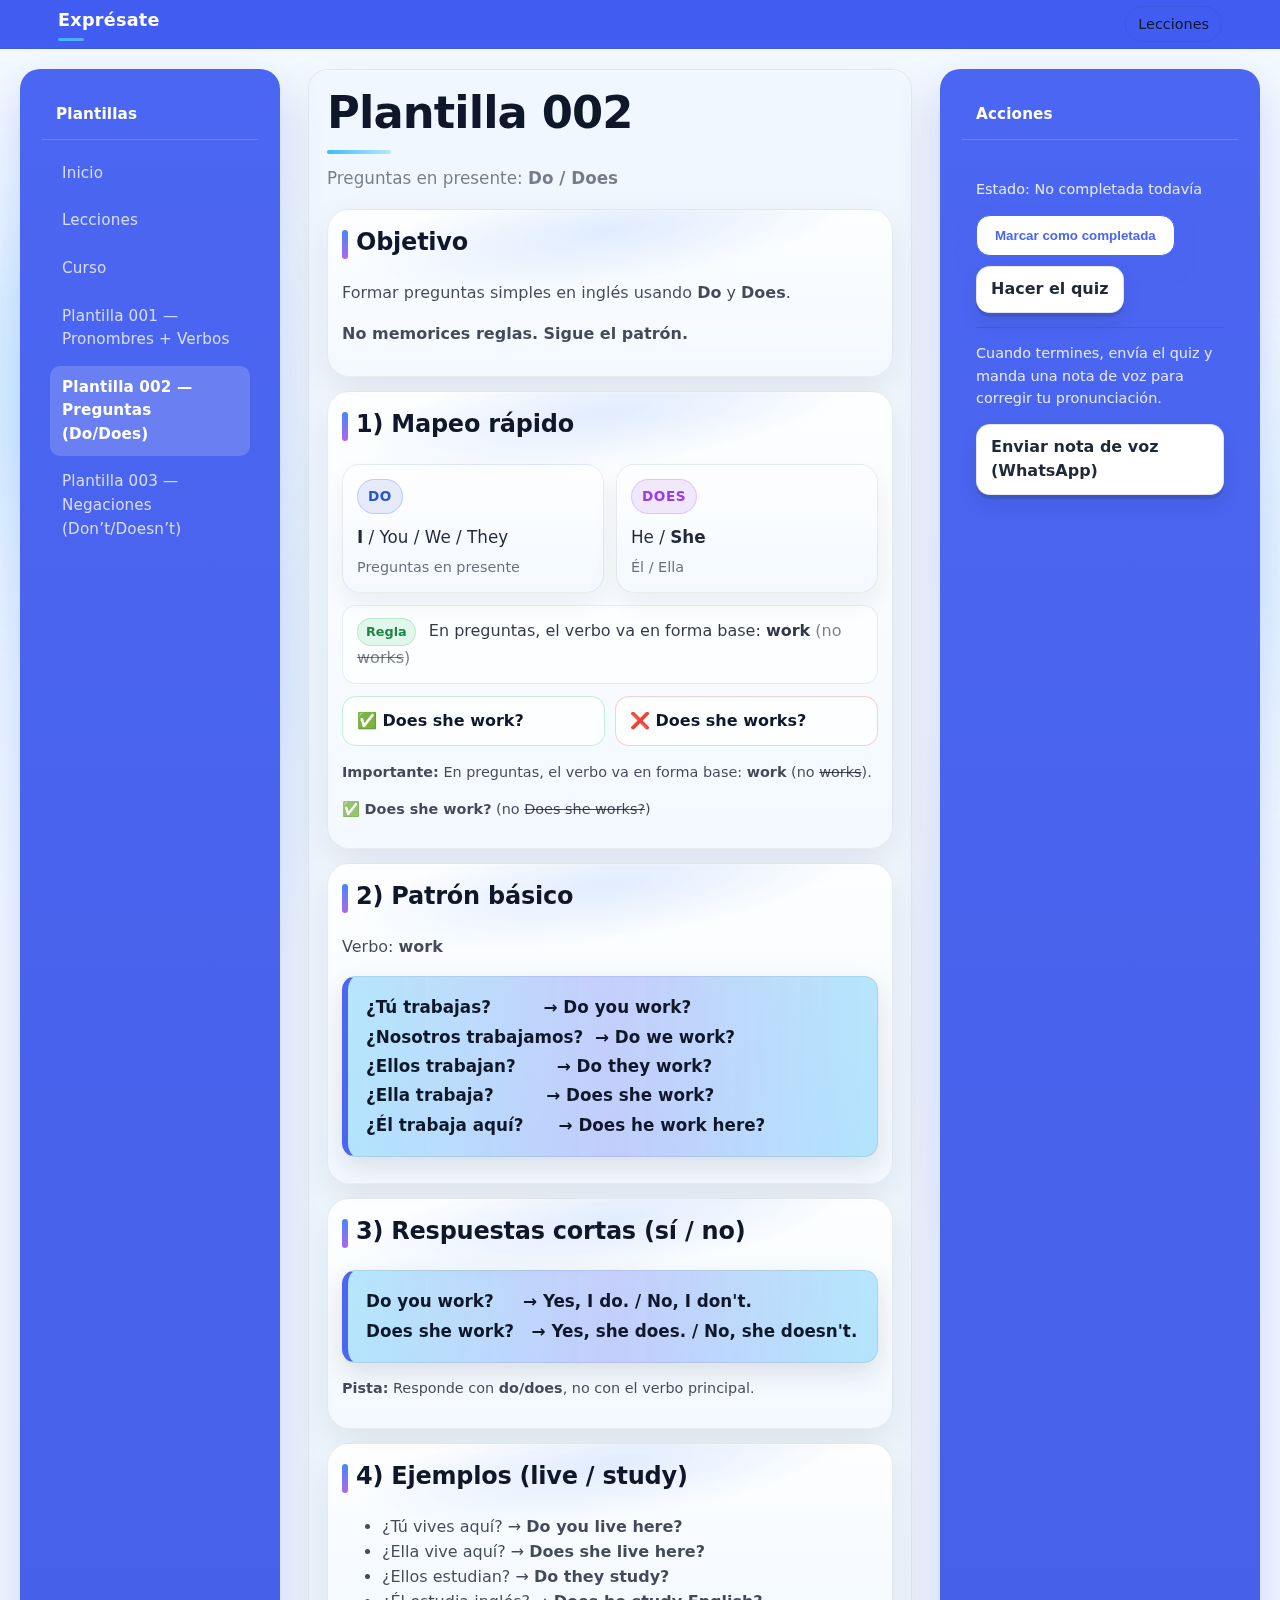
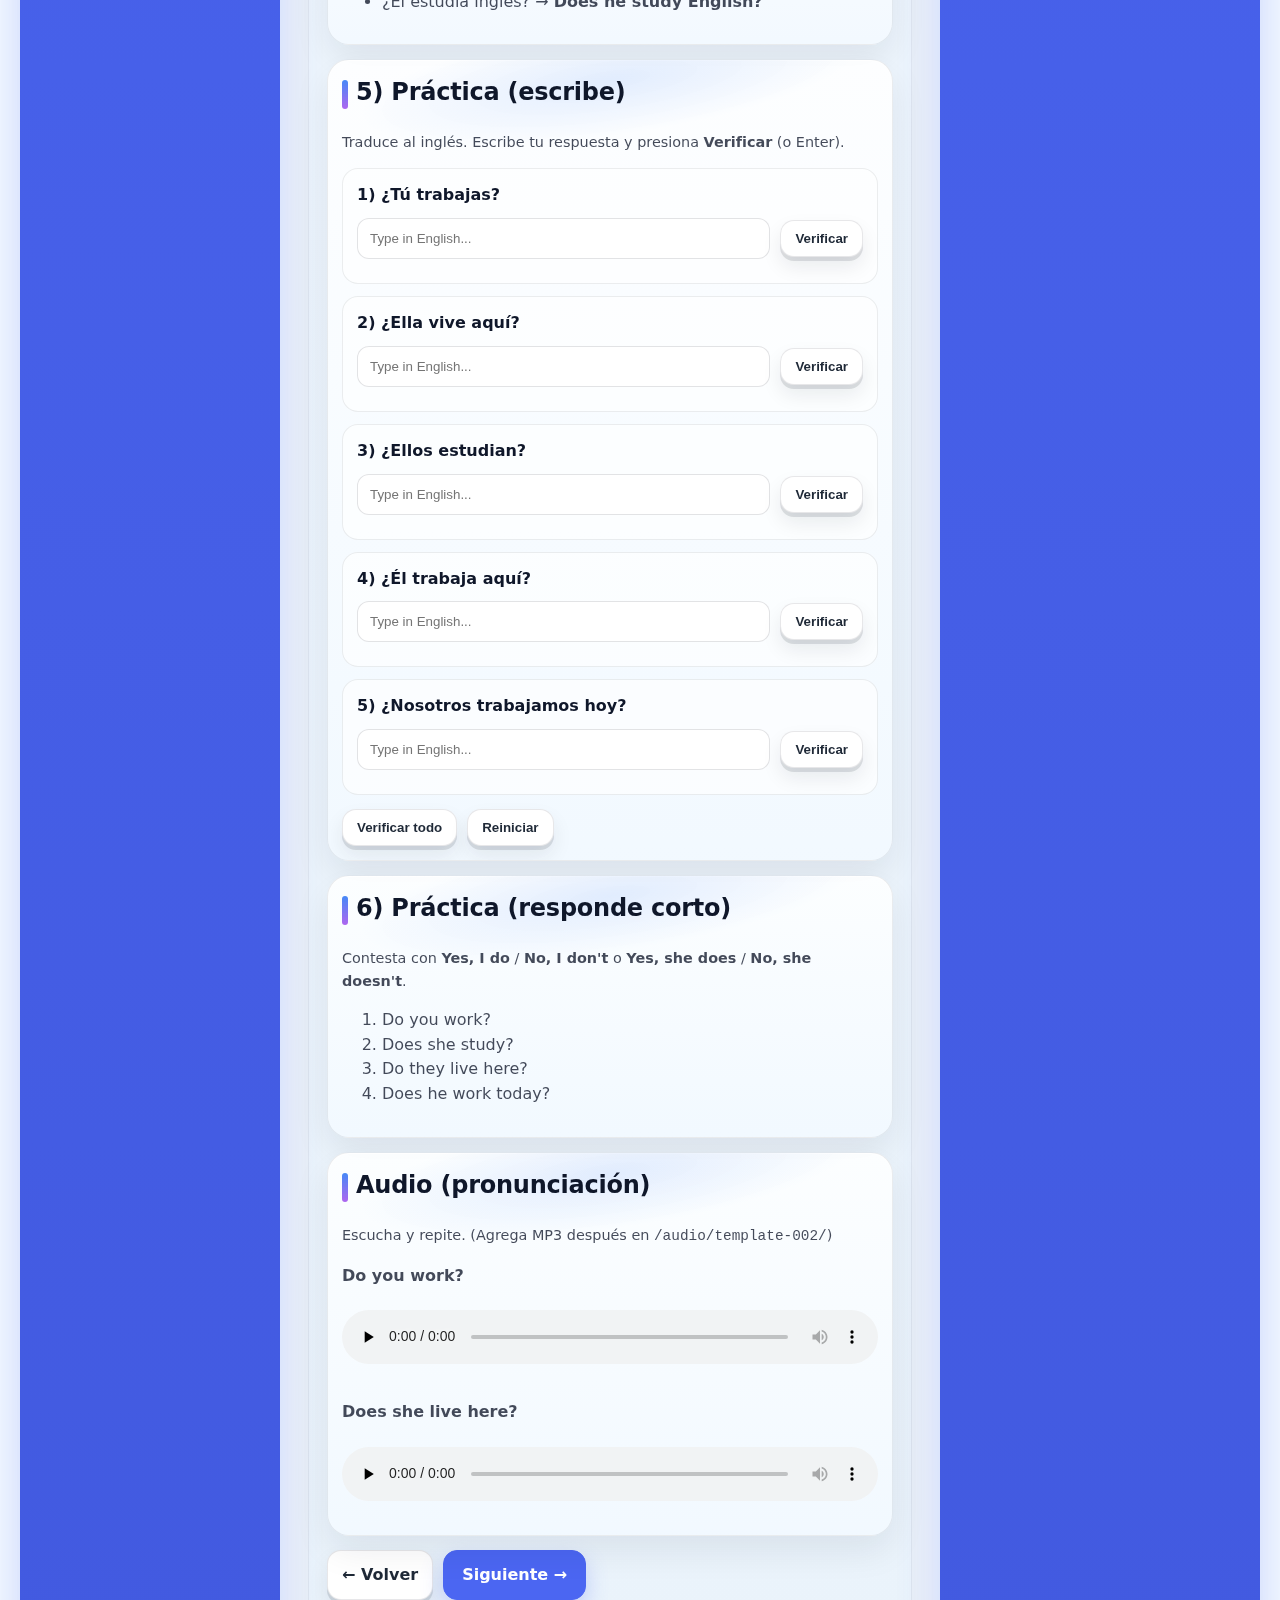
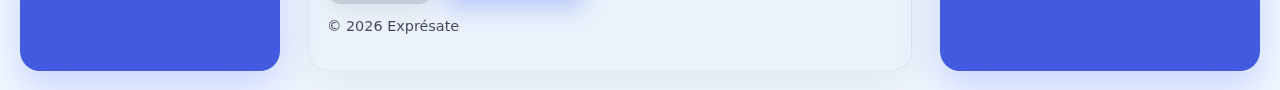
<file: lesson-002.html>
<!doctype html>
<html lang="es">
<head>
  <meta charset="utf-8" />
  <meta name="viewport" content="width=device-width, initial-scale=1" />
  <title>Plantilla 002 | Exprésate</title>
  <link rel="stylesheet" href="layout.css" />
  <link rel="stylesheet" href="theme-light.css" />
</head>
<body data-lesson-id="template-002">

  <div class="topbar">
    <div class="topbar-inner">
      <div class="brand">Exprésate</div>
      <a class="pill" href="lessons.html">Lecciones</a>
    </div>
  </div>

  <div class="shell">

    <!-- LEFT: NAV -->
    <aside class="panel sidebar">
      <h3>Plantillas</h3>
      <nav class="sidebar">
        <a href="index.html">Inicio</a>
        <a href="lessons.html">Lecciones</a>
        <a href="curso.html">Curso</a>
        <a href="lesson-001.html">Plantilla 001 — Pronombres + Verbos</a>
        <a class="active" href="lesson-002.html">Plantilla 002 — Preguntas (Do/Does)</a>
        <a href="#" title="Próximamente">Plantilla 003 — Negaciones (Don’t/Doesn’t)</a>
      </nav>
    </aside>

    <!-- CENTER: CONTENT -->
    <main class="content">
      <h1>Plantilla 002</h1>
      <p class="sub">Preguntas en presente: <strong>Do / Does</strong></p>

      <div class="block">
        <h2>Objetivo</h2>
        <p>Formar preguntas simples en inglés usando <strong>Do</strong> y <strong>Does</strong>.</p>
        <p><strong>No memorices reglas. Sigue el patrón.</strong></p>
      </div>

      <div class="block">
        <h2>1) Mapeo rápido</h2>
        <div class="mapeo">
  <div class="map-grid">
    <div class="map-card">
      <div class="map-badge">DO</div>
      <div class="map-line"><strong>I</strong> / You / We / They</div>
      <div class="map-sub">Preguntas en presente</div>
    </div>

    <div class="map-card">
      <div class="map-badge does">DOES</div>
      <div class="map-line">He / <strong>She</strong></div>
      <div class="map-sub">Él / Ella</div>
    </div>
  </div>

  <div class="map-rule">
    <span class="chip">Regla</span>
    En preguntas, el verbo va en forma base: <strong>work</strong>
    <span class="muted">(no <s>works</s>)</span>
  </div>

  <div class="map-example">
    <div class="good">✅ Does she work?</div>
    <div class="bad">❌ Does she works?</div>
  </div>
</div>


        <p class="small"><strong>Importante:</strong> En preguntas, el verbo va en forma base: <strong>work</strong> (no <s>works</s>).</p>
        <p class="small">✅ <strong>Does she work?</strong> (no <s>Does she works?</s>)</p>
      </div>

      <div class="block">
        <h2>2) Patrón básico</h2>
        <p>Verbo: <strong>work</strong></p>
        <pre>¿Tú trabajas?         → Do you work?
¿Nosotros trabajamos?  → Do we work?
¿Ellos trabajan?       → Do they work?
¿Ella trabaja?         → Does she work?
¿Él trabaja aquí?      → Does he work here?</pre>
      </div>

      <div class="block">
        <h2>3) Respuestas cortas (sí / no)</h2>
        <pre>Do you work?     → Yes, I do. / No, I don't.
Does she work?   → Yes, she does. / No, she doesn't.</pre>

        <p class="small"><strong>Pista:</strong> Responde con <strong>do/does</strong>, no con el verbo principal.</p>
      </div>

      <div class="block">
        <h2>4) Ejemplos (live / study)</h2>
        <ul>
          <li>¿Tú vives aquí? → <strong>Do you live here?</strong></li>
          <li>¿Ella vive aquí? → <strong>Does she live here?</strong></li>
          <li>¿Ellos estudian? → <strong>Do they study?</strong></li>
          <li>¿Él estudia inglés? → <strong>Does he study English?</strong></li>
        </ul>
      </div>

      <!-- INTERACTIVE PRACTICE -->
      <div class="block practice" id="practice-002">
        <h2>5) Práctica (escribe)</h2>
        <p class="small">Traduce al inglés. Escribe tu respuesta y presiona <strong>Verificar</strong> (o Enter).</p>

        <div class="practice-list">

          <div class="practice-item" data-answer="Do you work?">
            <div class="prompt">1) ¿Tú trabajas?</div>
            <div class="row">
              <input class="answer" type="text" placeholder="Type in English..." autocomplete="off" />
              <button class="check-btn btn" type="button">Verificar</button>
            </div>
            <div class="feedback" aria-live="polite"></div>
          </div>

          <div class="practice-item" data-answer="Does she live here?">
            <div class="prompt">2) ¿Ella vive aquí?</div>
            <div class="row">
              <input class="answer" type="text" placeholder="Type in English..." autocomplete="off" />
              <button class="check-btn btn" type="button">Verificar</button>
            </div>
            <div class="feedback" aria-live="polite"></div>
          </div>

          <div class="practice-item" data-answer="Do they study?">
            <div class="prompt">3) ¿Ellos estudian?</div>
            <div class="row">
              <input class="answer" type="text" placeholder="Type in English..." autocomplete="off" />
              <button class="check-btn btn" type="button">Verificar</button>
            </div>
            <div class="feedback" aria-live="polite"></div>
          </div>

          <div class="practice-item" data-answer="Does he work here?">
            <div class="prompt">4) ¿Él trabaja aquí?</div>
            <div class="row">
              <input class="answer" type="text" placeholder="Type in English..." autocomplete="off" />
              <button class="check-btn btn" type="button">Verificar</button>
            </div>
            <div class="feedback" aria-live="polite"></div>
          </div>

          <div class="practice-item" data-answer="Do we work today?">
            <div class="prompt">5) ¿Nosotros trabajamos hoy?</div>
            <div class="row">
              <input class="answer" type="text" placeholder="Type in English..." autocomplete="off" />
              <button class="check-btn btn" type="button">Verificar</button>
            </div>
            <div class="feedback" aria-live="polite"></div>
          </div>

        </div>

        <div class="practice-actions">
          <button class="btn" id="checkAll" type="button">Verificar todo</button>
          <button class="btn" id="resetPractice" type="button">Reiniciar</button>
        </div>
      </div>

      <div class="block">
        <h2>6) Práctica (responde corto)</h2>
        <p class="small">Contesta con <strong>Yes, I do</strong> / <strong>No, I don't</strong> o <strong>Yes, she does</strong> / <strong>No, she doesn't</strong>.</p>
        <ol>
          <li>Do you work?</li>
          <li>Does she study?</li>
          <li>Do they live here?</li>
          <li>Does he work today?</li>
        </ol>
      </div>

      <div class="block">
        <h2>Audio (pronunciación)</h2>
        <p class="small">Escucha y repite. (Agrega MP3 después en <code>/audio/template-002/</code>)</p>

        <p><strong>Do you work?</strong></p>
        <audio controls preload="none">
          <source src="audio/template-002/do-you-work.mp3" type="audio/mpeg">
        </audio>

        <p><strong>Does she live here?</strong></p>
        <audio controls preload="none">
          <source src="audio/template-002/does-she-live-here.mp3" type="audio/mpeg">
        </audio>
      </div>

      <div class="actions">
        <a class="btn" href="lessons.html">← Volver</a>
        <a class="btn primary" href="#" title="Próximamente">Siguiente →</a>
      </div>

      <p class="small">© <span id="year"></span> Exprésate</p>
    </main>

    <!-- RIGHT: ACTIONS -->
    <aside class="panel right">
      <h3>Acciones</h3>
      <div style="padding:12px 14px;">
        <p id="lessonStatus" class="small">Estado: No completada todavía</p>

        <div class="actions">
          <button id="markComplete" class="btn primary" type="button">
            Marcar como completada
          </button>

          <a class="btn" href="https://forms.gle/REPLACE_ME" target="_blank" rel="noreferrer">
            Hacer el quiz
          </a>
        </div>

        <hr />

        <p class="small">
          Cuando termines, envía el quiz y manda una nota de voz para corregir tu pronunciación.
        </p>

        <div class="actions">
          <a class="btn" href="https://wa.me/REPLACE_ME" target="_blank" rel="noreferrer">Enviar nota de voz (WhatsApp)</a>
        </div>
      </div>
    </aside>

  </div>

  <script src="app.js"></script>

  <!-- PRACTICE VALIDATION (same behavior as lesson-001) -->
  <script>
    function normalizeAnswer(s) {
      return (s || "")
        .toLowerCase()
        .trim()
        .replace(/[“”"]/g, '"')
        .replace(/[’‘]/g, "'")
        .replace(/\s+/g, " ")
        .replace(/[.!?]+$/g, ""); // ignore ending punctuation
    }

    function checkItem(item) {
      const input = item.querySelector("input.answer");
      const feedback = item.querySelector(".feedback");
      const expected = item.getAttribute("data-answer") || "";

      const user = input.value;

      if (!user.trim()) {
        feedback.className = "feedback bad";
        feedback.textContent = "Escribe tu respuesta primero.";
        return false;
      }

      const ok = normalizeAnswer(user) === normalizeAnswer(expected);

      if (ok) {
        feedback.className = "feedback ok";
        feedback.textContent = "✅ Correcto";
        item.dataset.status = "ok";
        return true;
      } else {
        feedback.className = "feedback bad";
        feedback.textContent = `❌ Incorrecto. Respuesta: ${expected}`;
        item.dataset.status = "bad";
        return false;
      }
    }

    function resetItem(item) {
      item.querySelector("input.answer").value = "";
      const feedback = item.querySelector(".feedback");
      feedback.className = "feedback";
      feedback.textContent = "";
      delete item.dataset.status;
    }

    document.addEventListener("click", (e) => {
      const btn = e.target.closest(".check-btn");
      if (btn) {
        const item = btn.closest(".practice-item");
        checkItem(item);
        return;
      }

      const checkAll = e.target.closest("#checkAll");
      if (checkAll) {
        const box = checkAll.closest(".practice");
        const items = box.querySelectorAll(".practice-item");
        items.forEach(i => checkItem(i));
        return;
      }

      const reset = e.target.closest("#resetPractice");
      if (reset) {
        const box = reset.closest(".practice");
        box.querySelectorAll(".practice-item").forEach(resetItem);
        return;
      }
    });

    document.addEventListener("keydown", (e) => {
      if (e.key !== "Enter") return;
      const input = e.target.closest("input.answer");
      if (!input) return;
      e.preventDefault();
      const item = input.closest(".practice-item");
      checkItem(item);
    });
  </script>
</body>
</html>
</file>
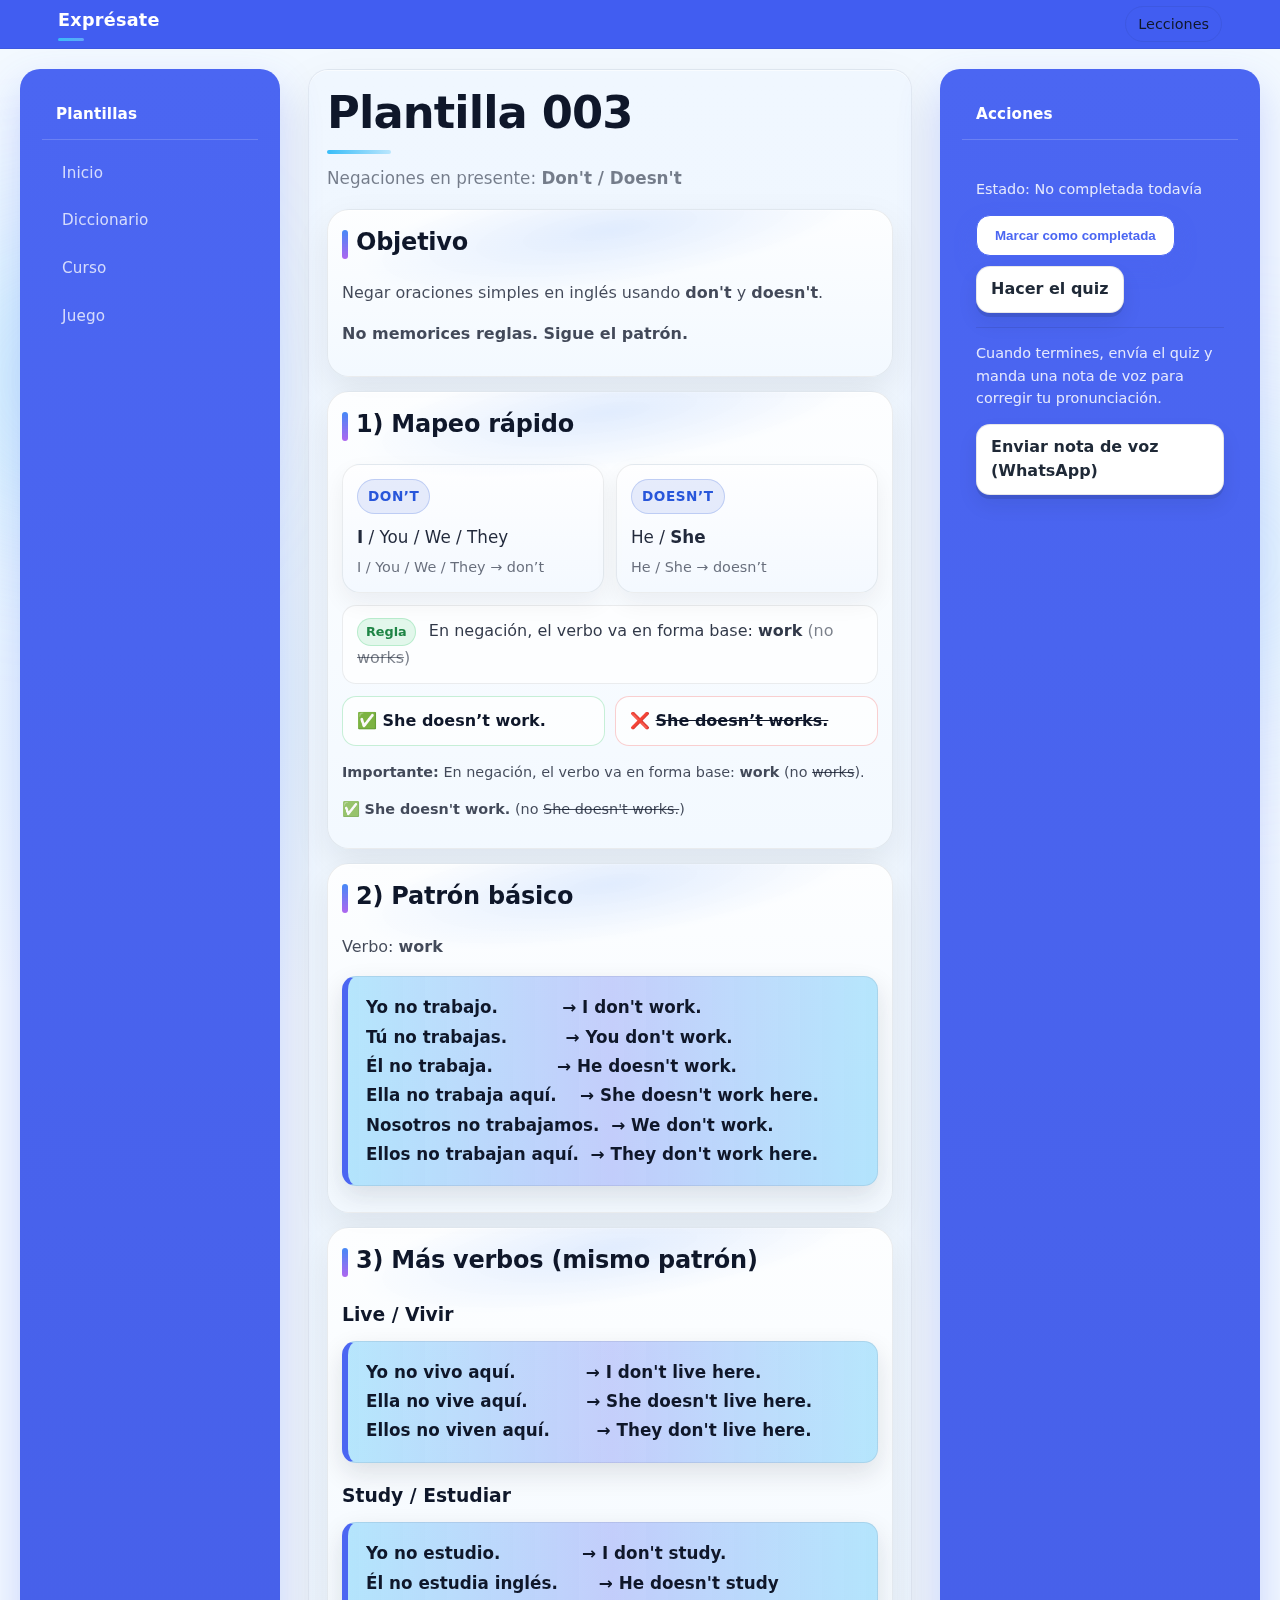
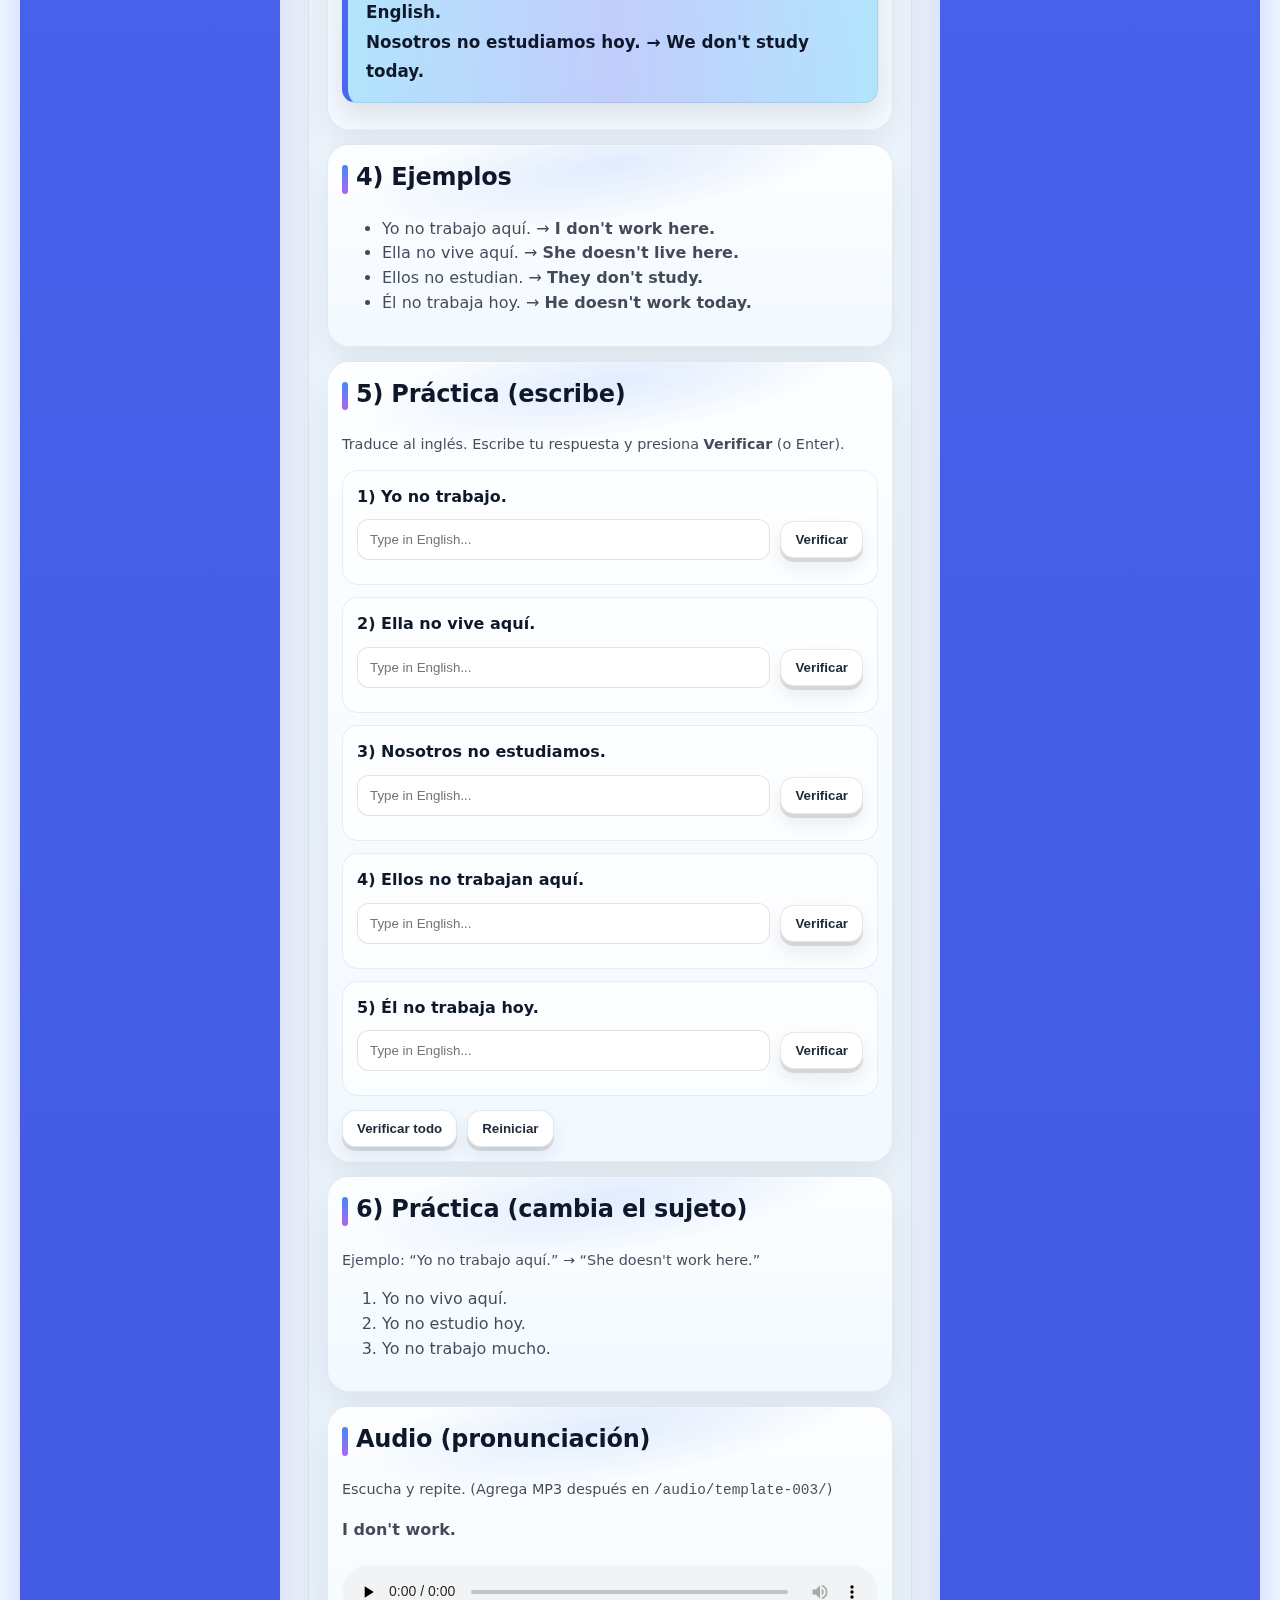
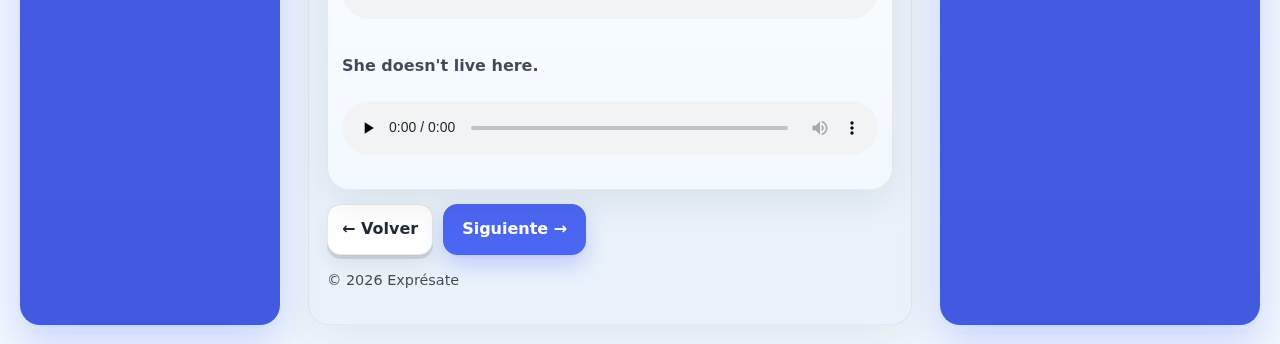
<file: lesson-003.html>
<!doctype html>
<html lang="es">
<head>
  <meta charset="utf-8" />
  <meta name="viewport" content="width=device-width, initial-scale=1" />
  <title>Plantilla 003 | Exprésate</title>
  <link rel="stylesheet" href="layout.css" />
  <link rel="stylesheet" href="theme-light.css" />
</head>
<body data-lesson-id="template-003">

  <div class="topbar">
    <div class="topbar-inner">
      <div class="brand">Exprésate</div>
      <a class="pill" href="lessons.html">Lecciones</a>
    </div>
  </div>

  <div class="shell">

    <!-- LEFT: NAV -->
    <aside class="panel sidebar">
      <h3>Plantillas</h3>
      <nav class="sidebar">
        <a href="index.html">Inicio</a>
        <a href="diccionaro.html">Diccionario</a> 
        <a href="curso.html">Curso</a>
        <a href="juego-comida.html">Juego</a>
      </nav>
    </aside>

    <!-- CENTER: CONTENT -->
    <main class="content">
      <h1>Plantilla 003</h1>
      <p class="sub">Negaciones en presente: <strong>Don't / Doesn't</strong></p>

      <div class="block">
        <h2>Objetivo</h2>
        <p>Negar oraciones simples en inglés usando <strong>don't</strong> y <strong>doesn't</strong>.</p>
        <p><strong>No memorices reglas. Sigue el patrón.</strong></p>
      </div>

      <div class="block">
        <h2>1) Mapeo rápido</h2>
        <div class="mapeo">
  <div class="map-grid">
    <div class="map-card dont">
      <div class="map-badge">DON’T</div>
      <div class="map-line"><strong>I</strong> / You / We / They</div>
      <div class="map-sub">I / You / We / They → don’t</div>
    </div>

    <div class="map-card doesnt">
      <div class="map-badge">DOESN’T</div>
      <div class="map-line">He / <strong>She</strong></div>
      <div class="map-sub">He / She → doesn’t</div>
    </div>
  </div>

  <div class="map-rule">
    <span class="chip">Regla</span>
    En negación, el verbo va en forma base: <strong>work</strong>
    <span class="muted">(no <s>works</s>)</span>
  </div>

  <div class="map-example">
    <div class="good">
      <span class="icon">✅</span>
      <span><strong>She doesn’t work.</strong></span>
    </div>
    <div class="bad">
      <span class="icon">❌</span>
      <span><s>She doesn’t works.</s></span>
    </div>
  </div>
</div>


        <p class="small"><strong>Importante:</strong> En negación, el verbo va en forma base: <strong>work</strong> (no <s>works</s>).</p>
        <p class="small">✅ <strong>She doesn't work.</strong> (no <s>She doesn't works.</s>)</p>
      </div>

      <div class="block">
        <h2>2) Patrón básico</h2>
        <p>Verbo: <strong>work</strong></p>
        <pre>Yo no trabajo.           → I don't work.
Tú no trabajas.          → You don't work.
Él no trabaja.           → He doesn't work.
Ella no trabaja aquí.    → She doesn't work here.
Nosotros no trabajamos.  → We don't work.
Ellos no trabajan aquí.  → They don't work here.</pre>
      </div>

      <div class="block">
        <h2>3) Más verbos (mismo patrón)</h2>

        <h3>Live / Vivir</h3>
        <pre>Yo no vivo aquí.            → I don't live here.
Ella no vive aquí.          → She doesn't live here.
Ellos no viven aquí.        → They don't live here.</pre>

        <h3>Study / Estudiar</h3>
        <pre>Yo no estudio.              → I don't study.
Él no estudia inglés.       → He doesn't study English.
Nosotros no estudiamos hoy. → We don't study today.</pre>
      </div>

      <div class="block">
        <h2>4) Ejemplos</h2>
        <ul>
          <li>Yo no trabajo aquí. → <strong>I don't work here.</strong></li>
          <li>Ella no vive aquí. → <strong>She doesn't live here.</strong></li>
          <li>Ellos no estudian. → <strong>They don't study.</strong></li>
          <li>Él no trabaja hoy. → <strong>He doesn't work today.</strong></li>
        </ul>
      </div>

      <!-- INTERACTIVE PRACTICE -->
      <div class="block practice" id="practice-003">
        <h2>5) Práctica (escribe)</h2>
        <p class="small">Traduce al inglés. Escribe tu respuesta y presiona <strong>Verificar</strong> (o Enter).</p>

        <div class="practice-list">

          <div class="practice-item" data-answer="I don't work.">
            <div class="prompt">1) Yo no trabajo.</div>
            <div class="row">
              <input class="answer" type="text" placeholder="Type in English..." autocomplete="off" />
              <button class="check-btn btn" type="button">Verificar</button>
            </div>
            <div class="feedback" aria-live="polite"></div>
          </div>

          <div class="practice-item" data-answer="She doesn't live here.">
            <div class="prompt">2) Ella no vive aquí.</div>
            <div class="row">
              <input class="answer" type="text" placeholder="Type in English..." autocomplete="off" />
              <button class="check-btn btn" type="button">Verificar</button>
            </div>
            <div class="feedback" aria-live="polite"></div>
          </div>

          <div class="practice-item" data-answer="We don't study.">
            <div class="prompt">3) Nosotros no estudiamos.</div>
            <div class="row">
              <input class="answer" type="text" placeholder="Type in English..." autocomplete="off" />
              <button class="check-btn btn" type="button">Verificar</button>
            </div>
            <div class="feedback" aria-live="polite"></div>
          </div>

          <div class="practice-item" data-answer="They don't work here.">
            <div class="prompt">4) Ellos no trabajan aquí.</div>
            <div class="row">
              <input class="answer" type="text" placeholder="Type in English..." autocomplete="off" />
              <button class="check-btn btn" type="button">Verificar</button>
            </div>
            <div class="feedback" aria-live="polite"></div>
          </div>

          <div class="practice-item" data-answer="He doesn't work today.">
            <div class="prompt">5) Él no trabaja hoy.</div>
            <div class="row">
              <input class="answer" type="text" placeholder="Type in English..." autocomplete="off" />
              <button class="check-btn btn" type="button">Verificar</button>
            </div>
            <div class="feedback" aria-live="polite"></div>
          </div>

        </div>

        <div class="practice-actions">
          <button class="btn" id="checkAll" type="button">Verificar todo</button>
          <button class="btn" id="resetPractice" type="button">Reiniciar</button>
        </div>
      </div>

      <div class="block">
        <h2>6) Práctica (cambia el sujeto)</h2>
        <p class="small">Ejemplo: “Yo no trabajo aquí.” → “She doesn't work here.”</p>
        <ol>
          <li>Yo no vivo aquí.</li>
          <li>Yo no estudio hoy.</li>
          <li>Yo no trabajo mucho.</li>
        </ol>
      </div>

      <div class="block">
        <h2>Audio (pronunciación)</h2>
        <p class="small">Escucha y repite. (Agrega MP3 después en <code>/audio/template-003/</code>)</p>

        <p><strong>I don't work.</strong></p>
        <audio controls preload="none">
          <source src="audio/template-003/i-dont-work.mp3" type="audio/mpeg">
        </audio>

        <p><strong>She doesn't live here.</strong></p>
        <audio controls preload="none">
          <source src="audio/template-003/she-doesnt-live-here.mp3" type="audio/mpeg">
        </audio>
      </div>

      <div class="actions">
        <a class="btn" href="lessons.html">← Volver</a>
        <a class="btn primary" href="#" title="Próximamente">Siguiente →</a>
      </div>

      <p class="small">© <span id="year"></span> Exprésate</p>
    </main>

    <!-- RIGHT: ACTIONS -->
    <aside class="panel right">
      <h3>Acciones</h3>
      <div style="padding:12px 14px;">
        <p id="lessonStatus" class="small">Estado: No completada todavía</p>

        <div class="actions">
          <button id="markComplete" class="btn primary" type="button">
            Marcar como completada
          </button>

          <a class="btn" href="https://forms.gle/REPLACE_ME" target="_blank" rel="noreferrer">
            Hacer el quiz
          </a>
        </div>

        <hr />

        <p class="small">
          Cuando termines, envía el quiz y manda una nota de voz para corregir tu pronunciación.
        </p>

        <div class="actions">
          <a class="btn" href="https://wa.me/REPLACE_ME" target="_blank" rel="noreferrer">Enviar nota de voz (WhatsApp)</a>
        </div>
      </div>
    </aside>

  </div>

  <script src="app.js"></script>

  <!-- PRACTICE VALIDATION (same behavior as lesson-001/002) -->
  <script>
    function normalizeAnswer(s) {
      return (s || "")
        .toLowerCase()
        .trim()
        .replace(/[“”"]/g, '"')
        .replace(/[’‘]/g, "'")
        .replace(/\s+/g, " ")
        .replace(/[.!?]+$/g, ""); // ignore ending punctuation
    }

    function checkItem(item) {
      const input = item.querySelector("input.answer");
      const feedback = item.querySelector(".feedback");
      const expected = item.getAttribute("data-answer") || "";

      const user = input.value;

      if (!user.trim()) {
        feedback.className = "feedback bad";
        feedback.textContent = "Escribe tu respuesta primero.";
        return false;
      }

      const ok = normalizeAnswer(user) === normalizeAnswer(expected);

      if (ok) {
        feedback.className = "feedback ok";
        feedback.textContent = "✅ Correcto";
        item.dataset.status = "ok";
        return true;
      } else {
        feedback.className = "feedback bad";
        feedback.textContent = `❌ Incorrecto. Respuesta: ${expected}`;
        item.dataset.status = "bad";
        return false;
      }
    }

    function resetItem(item) {
      item.querySelector("input.answer").value = "";
      const feedback = item.querySelector(".feedback");
      feedback.className = "feedback";
      feedback.textContent = "";
      delete item.dataset.status;
    }

    document.addEventListener("click", (e) => {
      const btn = e.target.closest(".check-btn");
      if (btn) {
        const item = btn.closest(".practice-item");
        checkItem(item);
        return;
      }

      const checkAll = e.target.closest("#checkAll");
      if (checkAll) {
        const box = checkAll.closest(".practice");
        box.querySelectorAll(".practice-item").forEach(i => checkItem(i));
        return;
      }

      const reset = e.target.closest("#resetPractice");
      if (reset) {
        const box = reset.closest(".practice");
        box.querySelectorAll(".practice-item").forEach(resetItem);
        return;
      }
    });

    document.addEventListener("keydown", (e) => {
      if (e.key !== "Enter") return;
      const input = e.target.closest("input.answer");
      if (!input) return;
      e.preventDefault();
      const item = input.closest(".practice-item");
      checkItem(item);
    });
  </script>
</body>
</html>
</file>
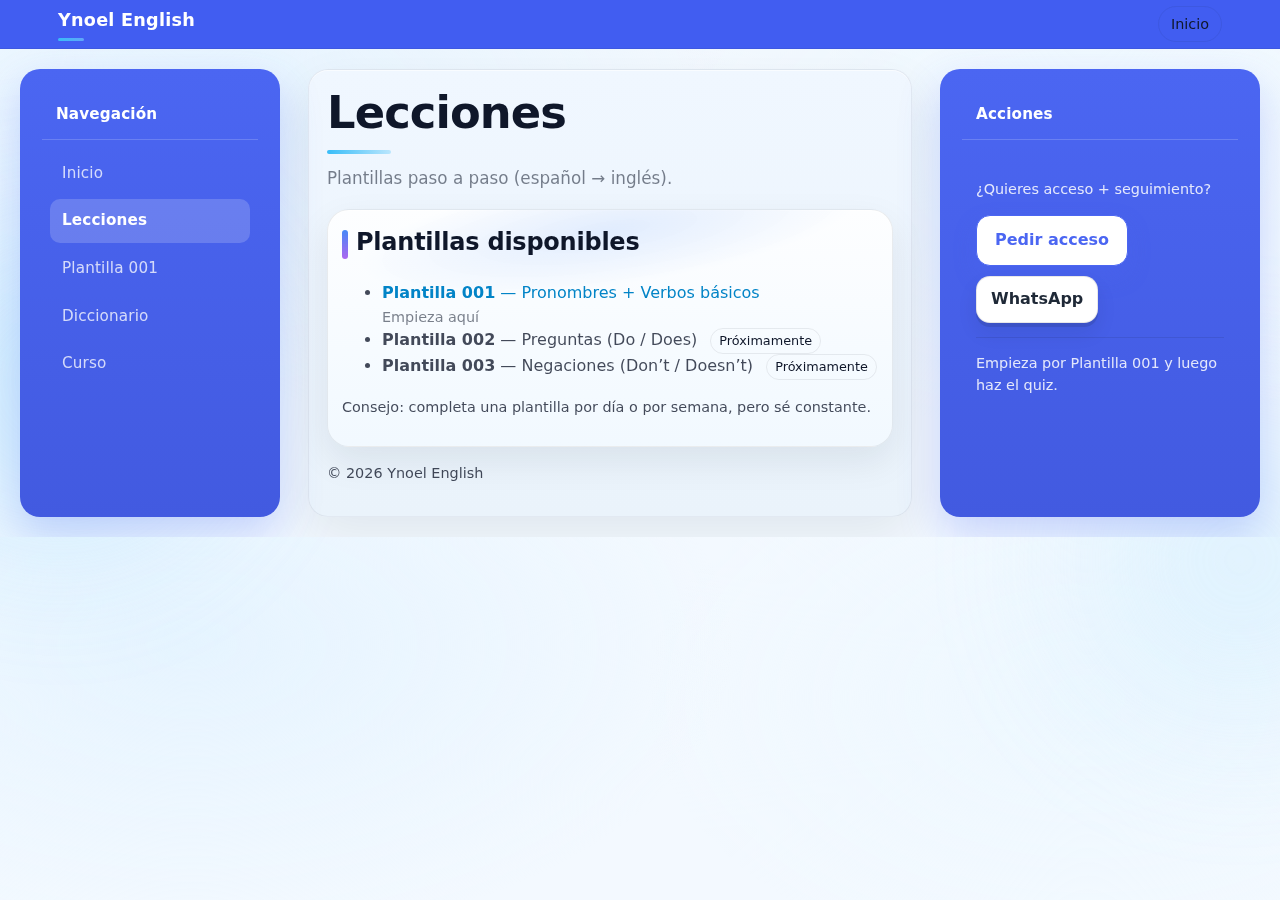
<file: lessons.html>
<!doctype html>
<html lang="es">
<head>
  <meta charset="utf-8" />
  <meta name="viewport" content="width=device-width, initial-scale=1" />
  <title>Lecciones | Ynoel English</title>
  <link rel="stylesheet" href="layout.css" />
  <link rel="stylesheet" href="theme-light.css" />
</head>
<body>

  <div class="topbar">
    <div class="topbar-inner">
      <div class="brand">Ynoel English</div>
      <a class="pill" href="index.html">Inicio</a>
    </div>
  </div>

  <div class="shell">

    <!-- LEFT: NAV -->
    <aside class="panel sidebar">
      <h3>Navegación</h3>
      <nav class="sidebar">
        <a href="index.html">Inicio</a>
        <a class="active" href="lessons.html">Lecciones</a>
        <a href="lesson-001.html">Plantilla 001</a>
        <a href="diccionario.html">Diccionario</a>
        <a href="curso.html">Curso</a>
      </nav>
    </aside>

    <!-- CENTER: CONTENT -->
    <main class="content">
      <h1>Lecciones</h1>
      <p class="sub">Plantillas paso a paso (español → inglés).</p>

      <div class="block">
        <h2>Plantillas disponibles</h2>

        <ul>
          <li data-progress-id="template-001">
            <a href="lesson-001.html"><strong>Plantilla 001</strong> — Pronombres + Verbos básicos</a>
            <div class="small">Empieza aquí</div>
          </li>

          <li>
            <strong>Plantilla 002</strong> — Preguntas (Do / Does)
            <span class="doneBadge">Próximamente</span>
          </li>

          <li>
            <strong>Plantilla 003</strong> — Negaciones (Don’t / Doesn’t)
            <span class="doneBadge">Próximamente</span>
          </li>
        </ul>

        <p class="small">
          Consejo: completa una plantilla por día o por semana, pero sé constante.
        </p>
      </div>

      <p class="small">© <span id="year"></span> Ynoel English</p>
    </main>

    <!-- RIGHT: ACTIONS -->
    <aside class="panel right">
      <h3>Acciones</h3>
      <div style="padding:12px 14px;">
        <p class="small">¿Quieres acceso + seguimiento?</p>
        <div class="actions">
          <a class="btn primary" href="https://forms.gle/REPLACE_ME" target="_blank" rel="noreferrer">Pedir acceso</a>
          <a class="btn" href="https://wa.me/REPLACE_ME" target="_blank" rel="noreferrer">WhatsApp</a>
        </div>
        <hr />
        <p class="small">Empieza por Plantilla 001 y luego haz el quiz.</p>
      </div>
    </aside>

  </div>

  <script src="app.js"></script>
</body>
</html>
</file>
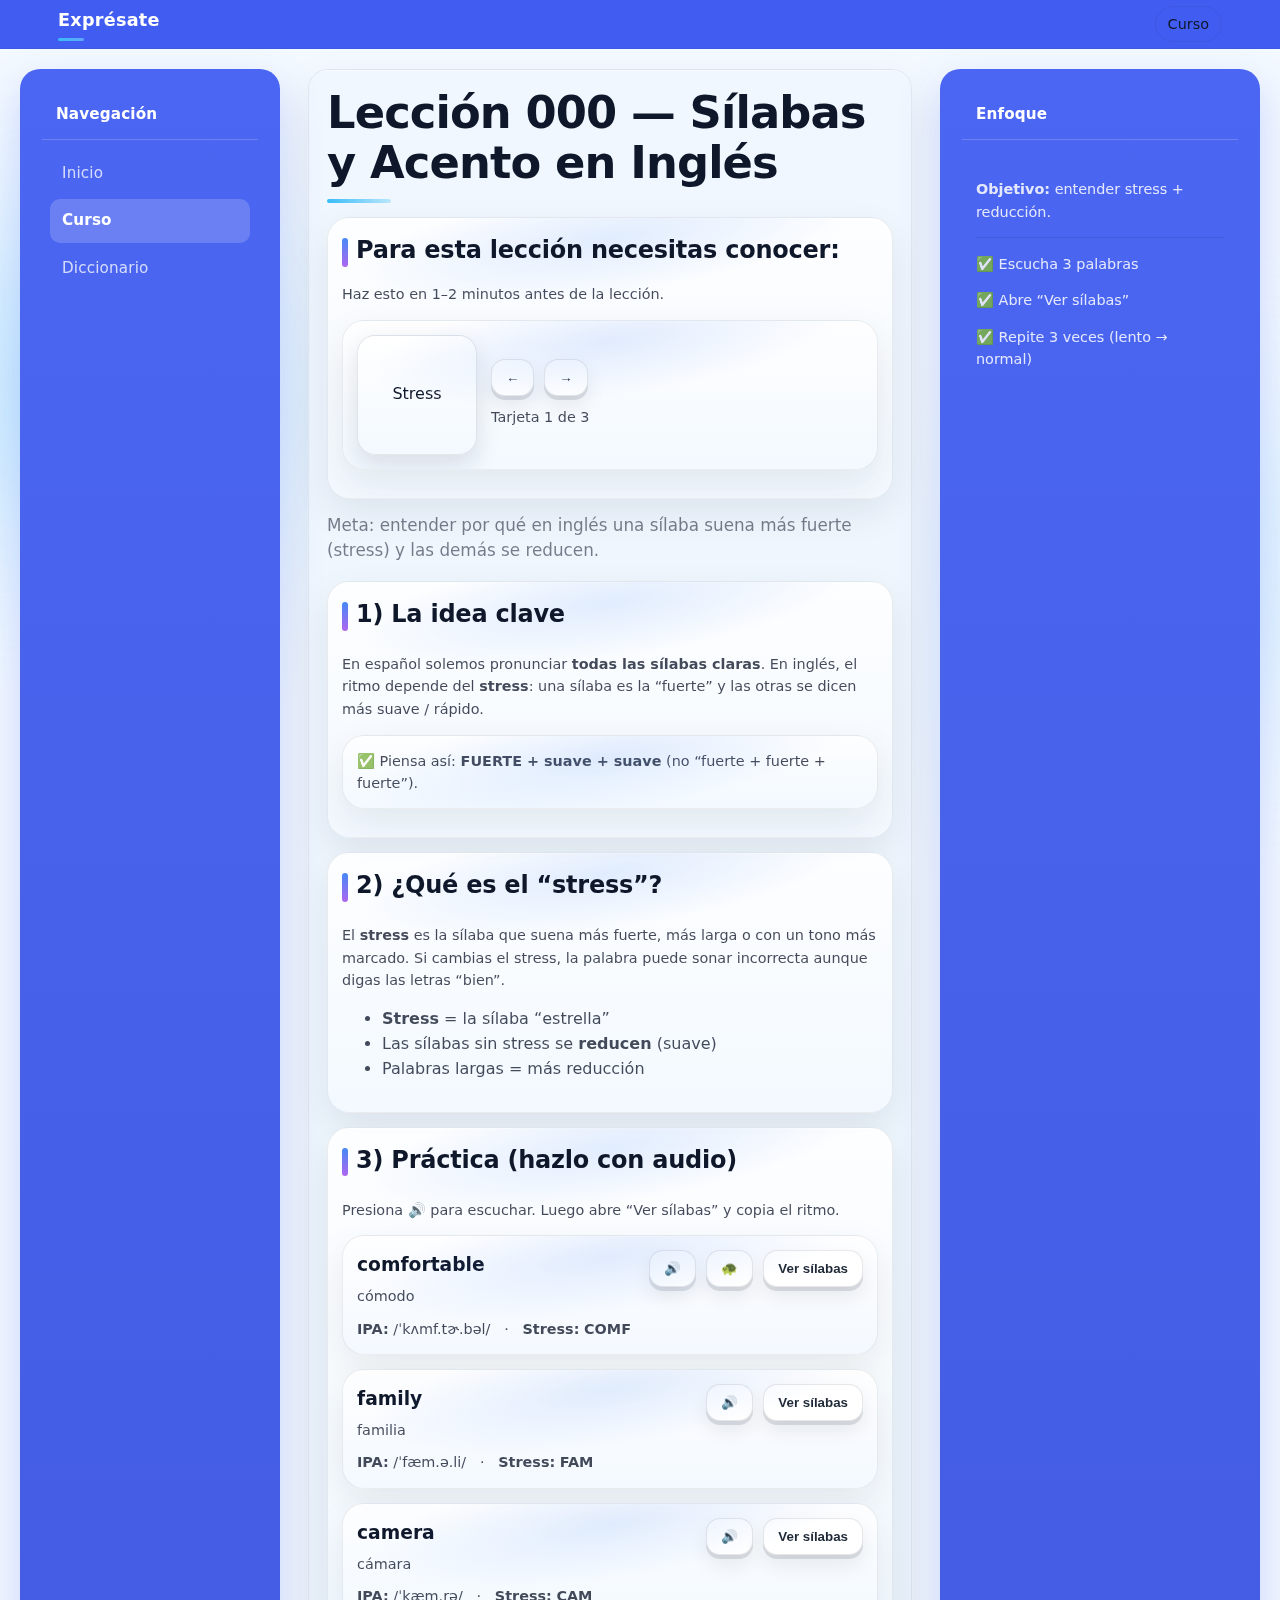
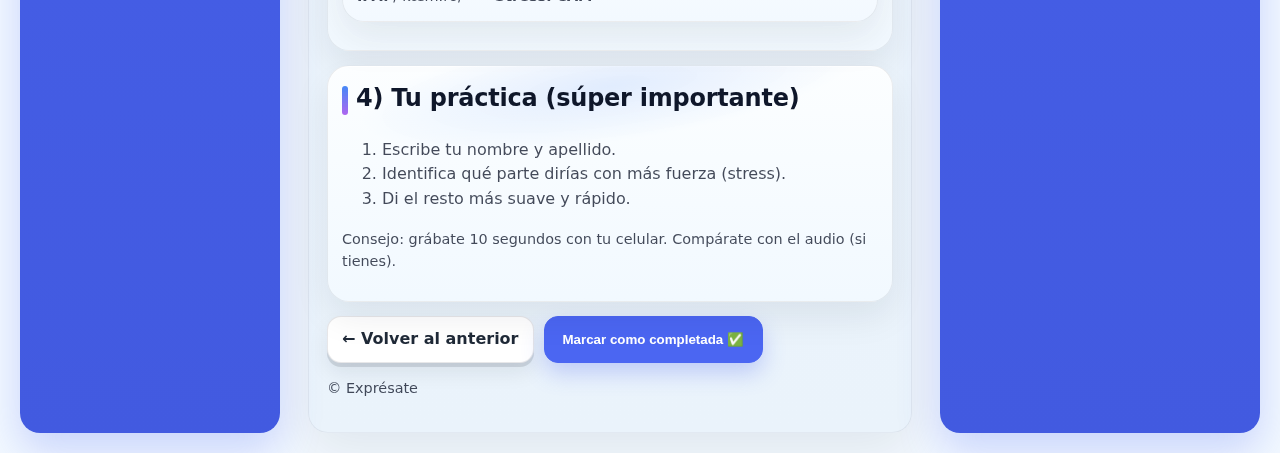
<file: Syllables.html>
<!doctype html>
<html lang="es">
<head>
  <meta charset="utf-8" />
  <meta name="viewport" content="width=device-width, initial-scale=1" />
  <title>Lección 000 | Sílabas y Acento (Stress) | Exprésate</title>
  <link rel="stylesheet" href="layout.css" />
  <link rel="stylesheet" href="theme-light.css" />
</head>

<body data-lesson-id="lesson-000-syllables">

  <!-- TOP BAR -->
  <div class="topbar">
    <div class="topbar-inner">
      <div class="brand">Exprésate</div>
      <a class="pill" href="curso.html">Curso</a>
    </div>
  </div>

  <div class="shell">

    <!-- LEFT -->
    <aside class="panel sidebar">
      <h3>Navegación</h3>
      <nav class="sidebar">
        <a href="index.html">Inicio</a>
        <a class="active" href="curso.html">Curso</a>
        <a href="diccionario.html">Diccionario</a>
      </nav>
    </aside>

    <!-- CENTER -->
    <main class="content">
      <h1>Lección 000 — Sílabas y Acento en Inglés</h1>

      <!-- MINI DECK (Optional, uses your mini-deck.js) -->
      <div id="deck-lesson-000-syllables"></div>

      <p class="sub">
        Meta: entender por qué en inglés una sílaba suena más fuerte (stress) y las demás se reducen.
      </p>

      <!-- 1) IDEA CLAVE -->
      <div class="block" id="concepto">
        <h2>1) La idea clave</h2>
        <p class="small">
          En español solemos pronunciar <strong>todas las sílabas claras</strong>.
          En inglés, el ritmo depende del <strong>stress</strong>: una sílaba es la “fuerte” y las otras se dicen más suave / rápido.
        </p>

        <div class="block" style="margin-top:12px;">
          <p class="small" style="margin:0;">
            ✅ Piensa así: <strong>FUERTE + suave + suave</strong> (no “fuerte + fuerte + fuerte”).
          </p>
        </div>
      </div>

      <!-- 2) QUE ES STRESS -->
      <div class="block" id="stress">
        <h2>2) ¿Qué es el “stress”?</h2>
        <p class="small">
          El <strong>stress</strong> es la sílaba que suena más fuerte, más larga o con un tono más marcado.
          Si cambias el stress, la palabra puede sonar incorrecta aunque digas las letras “bien”.
        </p>

        <ul>
          <li><strong>Stress</strong> = la sílaba “estrella”</li>
          <li>Las sílabas sin stress se <strong>reducen</strong> (suave)</li>
          <li>Palabras largas = más reducción</li>
        </ul>
      </div>

      <!-- 3) PRACTICA CON PALABRAS -->
      <div class="block" id="practica">
        <h2>3) Práctica (hazlo con audio)</h2>
        <p class="small">
          Presiona 🔊 para escuchar. Luego abre “Ver sílabas” y copia el ritmo.
        </p>

        <!-- WORD CARD: comfortable -->
        <div class="block word-card" data-word="comfortable" style="margin-top:12px;">
          <div style="display:flex; align-items:flex-start; justify-content:space-between; gap:12px;">
            <div>
              <h3 style="margin:0;">comfortable</h3>
              <p class="small" style="margin:6px 0 0 0;">cómodo</p>
            </div>

            <div class="actions" style="margin:0;">
              <button class="btn btn-audio" type="button"
                      data-audio="audio/module-000/comfortable.mp3"
                      aria-label="Escuchar pronunciación normal">
                🔊
              </button>
              <button class="btn btn-audio" type="button"
                      data-audio="audio/module-000/comfortable_slow.mp3"
                      aria-label="Escuchar pronunciación lenta">
                🐢
              </button>
              <button class="btn btn-toggle" type="button"
                      aria-expanded="false"
                      aria-controls="syllables-comfortable">
                Ver sílabas
              </button>
            </div>
          </div>

          <p class="small" style="margin:10px 0 0 0;">
            <strong>IPA:</strong> /ˈkʌmf.tɚ.bəl/ &nbsp; · &nbsp; <strong>Stress:</strong> <strong>COMF</strong>
          </p>

          <div id="syllables-comfortable" hidden style="margin-top:10px;">
            <p class="small" style="margin:0 0 8px 0;"><strong>Sílabas:</strong> <strong>COMF</strong> · ter · ble</p>
            <p class="small" style="margin:0;">
              👉 No es “com-for-ta-ble”. En la vida real suena más corto: <strong>COMF-ter-bəl</strong>.
            </p>
          </div>
        </div>

        <!-- WORD CARD: family -->
        <div class="block word-card" data-word="family" style="margin-top:12px;">
          <div style="display:flex; align-items:flex-start; justify-content:space-between; gap:12px;">
            <div>
              <h3 style="margin:0;">family</h3>
              <p class="small" style="margin:6px 0 0 0;">familia</p>
            </div>

            <div class="actions" style="margin:0;">
              <button class="btn btn-audio" type="button"
                      data-audio="audio/module-000/family.mp3"
                      aria-label="Escuchar pronunciación normal">
                🔊
              </button>
              <button class="btn btn-toggle" type="button"
                      aria-expanded="false"
                      aria-controls="syllables-family">
                Ver sílabas
              </button>
            </div>
          </div>

          <p class="small" style="margin:10px 0 0 0;">
            <strong>IPA:</strong> /ˈfæm.ə.li/ &nbsp; · &nbsp; <strong>Stress:</strong> <strong>FAM</strong>
          </p>

          <div id="syllables-family" hidden style="margin-top:10px;">
            <p class="small" style="margin:0 0 8px 0;"><strong>Sílabas:</strong> <strong>FAM</strong> · uh · lee</p>
            <p class="small" style="margin:0;">
              👉 No es “fa-MI-lia”. Es más como <strong>FAM-uh-lee</strong>.
            </p>
          </div>
        </div>

        <!-- WORD CARD: camera -->
        <div class="block word-card" data-word="camera" style="margin-top:12px;">
          <div style="display:flex; align-items:flex-start; justify-content:space-between; gap:12px;">
            <div>
              <h3 style="margin:0;">camera</h3>
              <p class="small" style="margin:6px 0 0 0;">cámara</p>
            </div>

            <div class="actions" style="margin:0;">
              <button class="btn btn-audio" type="button"
                      data-audio="audio/module-000/camera.mp3"
                      aria-label="Escuchar pronunciación normal">
                🔊
              </button>
              <button class="btn btn-toggle" type="button"
                      aria-expanded="false"
                      aria-controls="syllables-camera">
                Ver sílabas
              </button>
            </div>
          </div>

          <p class="small" style="margin:10px 0 0 0;">
            <strong>IPA:</strong> /ˈkæm.rə/ &nbsp; · &nbsp; <strong>Stress:</strong> <strong>CAM</strong>
          </p>

          <div id="syllables-camera" hidden style="margin-top:10px;">
            <p class="small" style="margin:0 0 8px 0;"><strong>Sílabas:</strong> <strong>CAM</strong> · ruh</p>
            <p class="small" style="margin:0;">
              👉 Muchos dicen “CA-me-ra” (❌). Normalmente se reduce: <strong>CAM-ruh</strong> (✅).
            </p>
          </div>
        </div>

      </div>

      <!-- 4) PRACTICA PERSONAL -->
      <div class="block" id="practica-nombre">
        <h2>4) Tu práctica (súper importante)</h2>
        <ol>
          <li>Escribe tu nombre y apellido.</li>
          <li>Identifica qué parte dirías con más fuerza (stress).</li>
          <li>Di el resto más suave y rápido.</li>
        </ol>

        <p class="small">
          Consejo: grábate 10 segundos con tu celular. Compárate con el audio (si tienes).
        </p>
      </div>

      <!-- NAV ACTIONS -->
      <div class="actions">
        <a class="btn" href="lesson-001-sounds.html">← Volver al anterior</a>
        <button class="btn primary" type="button" id="markComplete">
  Marcar como completada ✅
</button>

<script>
  const STORAGE_KEY = "expresate_progress_v1";
  const LESSON_ID = "lesson-000-syllables";

  document.getElementById("markComplete").addEventListener("click", () => {
    const p = JSON.parse(localStorage.getItem(STORAGE_KEY) || "{}");
    p[LESSON_ID] = true;
    localStorage.setItem(STORAGE_KEY, JSON.stringify(p));

    // Return to course and trigger unlock
    window.location.href = `curso.html?complete=${encodeURIComponent(LESSON_ID)}`;
  });
</script>

      </div>

      <p class="small">© <span id="year"></span> Exprésate</p>
    </main>

    <!-- RIGHT -->
    <aside class="panel right">
      <h3>Enfoque</h3>
      <div style="padding:12px 14px;">
        <p class="small"><strong>Objetivo:</strong> entender stress + reducción.</p>
        <hr />
        <p class="small">✅ Escucha 3 palabras</p>
        <p class="small">✅ Abre “Ver sílabas”</p>
        <p class="small">✅ Repite 3 veces (lento → normal)</p>
      </div>
    </aside>

  </div>

  <!-- MINI DECK SCRIPT (your existing) -->
  <script src="mini-deck.js"></script>

  <script>
    // Mini-deck (optional) — quick review cards
    const coreWords = [
      { letter: "Stress", es: "Acento", en: "Strong syllable", audio: "" },
      { letter: "Reduce", es: "Reducir", en: "Say softer", audio: "" },
      { letter: "Rhythm", es: "Ritmo", en: "English is stress-timed", audio: "" },
    ];

    // If your mini-deck expects audio, it's fine if audio is "" (it won't play)
    createMiniDeck("deck-lesson-000-syllables", coreWords, {
      title: "Para esta lección necesitas conocer:",
      showAudio: false
    });
  </script>

  <!-- MODULE 000 LOGIC: toggles + audio (everything needed) -->
  <script>
    // One shared audio player to prevent overlaps
    const player = new Audio();
    player.preload = "auto";

    // Play audio buttons: any element with data-audio
    document.addEventListener("click", (e) => {
      const btn = e.target.closest("[data-audio]");
      if (!btn) return;

      const src = btn.getAttribute("data-audio");
      if (!src) return;

      // Restart if same file clicked
      if (player.src.includes(src)) {
        player.currentTime = 0;
      } else {
        player.src = src;
      }
      player.play().catch(() => {});
    });

    // Toggle syllables: any .btn-toggle with aria-controls
    document.addEventListener("click", (e) => {
      const t = e.target.closest(".btn-toggle");
      if (!t) return;

      const id = t.getAttribute("aria-controls");
      if (!id) return;

      const panel = document.getElementById(id);
      if (!panel) return;

      const isOpen = !panel.hasAttribute("hidden");
      if (isOpen) {
        panel.setAttribute("hidden", "");
        t.setAttribute("aria-expanded", "false");
        t.textContent = "Ver sílabas";
      } else {
        panel.removeAttribute("hidden");
        t.setAttribute("aria-expanded", "true");
        t.textContent = "Ocultar sílabas";
      }
    });
  </script>

  <!-- GLOBAL APP -->
  <script src="app.js"></script>
</body>
</html>
</file>
<file: layout.css>
/* ================================
   YNOEL ENGLISH – FCC STYLE LAYOUT
   ================================ */

:root {
  /* Base */
  --bg: #f4f9ff;

  /* Surfaces */
  --panel: #0b1220;
  --card: #0f1a33;

  /* Text */
  --text: #eef2ff;
  --muted: #b6c3e1;

  /* Borders */
  --border: rgba(255,255,255,0.14);

  /* Playful blues */
  --accent: #60a5fa;        /* primary blue */
  --accent-soft: #93c5fd;   /* lighter sky blue */
  --accent-glow: rgba(96,165,250,0.35);

  /* Links */
  --link: #7dd3fc;
}


/* Reset */
*{ box-sizing:border-box; }
html, body{
  margin:0;
  padding:0;
}
body{
  font-family: system-ui, -apple-system, Segoe UI, Roboto, Arial, sans-serif;
  background:var(--bg);
  color:var(--text);
  line-height:1.55;
}

/* Links */
a{
  color:var(--link);
  text-decoration:none;
}
a:hover{ text-decoration:underline; }

/* ================================
   TOP BAR
   ================================ */
.topbar{
  position:sticky;
  top:0;
  z-index:20;
  background:rgba(11,15,25,.92);
  backdrop-filter: blur(10px);
  border-bottom:1px solid var(--border);
}
.topbar-inner{
  position: relative;
  max-width:1200px;
  margin:0 auto;
  padding:12px 16px;
  display:flex;
  align-items:center;
  justify-content:space-between;
}
.topbar-actions{
  display: flex;
  gap: 10px;
  align-items: center;
}
.brand{
  font-weight:700;
  letter-spacing:.3px;
}
.pill{
  border:1px solid var(--border);
  padding:6px 12px;
  border-radius:999px;
  font-size:.9rem;
  color:var(--text);
}

/* ================================
   MAIN GRID
   ================================ */
.shell{
  max-width:1200px;
  margin:0 auto;
  padding:16px;
  display:grid;
  grid-template-columns: 280px 1fr 300px;
  gap:16px;
}

/* Panels */
.panel{
  background:var(--panel);
  border:1px solid var(--border);
  border-radius:14px;
  overflow:hidden;
}
.panel h3{
  margin:0;
  padding:12px 14px;
  font-size:1rem;
  border-bottom:1px solid var(--border);
}

/* ================================
   SIDEBAR
   ================================ */
.sidebar a{
  display:block;
  padding:10px 14px;
  border-bottom:1px solid rgba(255,255,255,.06);
  color:var(--text);
  opacity:.9;
}
.sidebar a:hover{
  background:rgba(147,197,253,.08);
  opacity:1;
}
.sidebar a.active{
  background:rgba(147,197,253,.15);
  font-weight:600;
  opacity:1;
}

/* ================================
   CONTENT AREA
   ================================ */
.content{
  background:var(--panel);
  border:1px solid var(--border);
  border-radius:14px;
  padding:18px;
}
.content h1{
  margin:0 0 6px;
  font-size:1.6rem;
}
.sub{
  margin:0 0 18px;
  color:var(--muted);
}

.block{
  background:var(--card);
  border:1px solid var(--border);
  border-radius:12px;
  padding:14px;
  margin:14px 0;
}
.block h2{
  margin-top:0;
}
.block h3{
  margin-bottom:6px;
}

/* Code blocks */
pre{
  margin:10px 0;
  padding:12px;
  border-radius:12px;
  background:#0a1020;
  border:1px solid rgba(255,255,255,.12);
  overflow:auto;
  font-size:.95rem;
}

/* ================================
   ACTIONS / BUTTONS
   ================================ */
.actions{
  display:flex;
  gap:10px;
  flex-wrap:wrap;
  margin-top:12px;
}
.btn{
  display:inline-flex;
  align-items:center;
  justify-content:center;
  padding:10px 14px;
  border-radius:12px;
  border:1px solid var(--border);
  background:#0a1020;
  color:var(--text);
  font-weight:600;
  cursor:pointer;
}
.btn:hover{
  background:#0f172a;
}
.btn.primary{
  background:#1f2937;
  border-color:var(--accent);
}

/* ================================
   SMALL TEXT / HR
   ================================ */
.small{
  font-size:.9rem;
  color:var(--muted);
}
hr{
  border:none;
  border-top:1px solid var(--border);
  margin:14px 0;
}

/* ================================
   AUDIO
   ================================ */
audio{
  width:100%;
  margin:6px 0 12px;
}

/* ================================
   COMPLETION BADGES
   ================================ */
.doneBadge{
  display:inline-block;
  margin-left:8px;
  padding:2px 8px;
  border-radius:999px;
  border:1px solid var(--border);
  font-size:.8rem;
  color:var(--text);
}

/* ================================
   RESPONSIVE
   ================================ */
@media (max-width: 1000px){
  .shell{
    grid-template-columns: 1fr;
  }
  .panel.sidebar{
    order:2;
  }
  .panel.right{
    order:3;
  }
}

a[aria-disabled="true"]{
  opacity:.55;
  pointer-events:none;
  cursor:not-allowed;
  text-decoration:none;
}
</file>
<file: theme-light.css>
/* =========================================================
   THEME-LIGHT.CSS (CONSOLIDATED — GitHub version)
   Goal: keep the same FINAL appearance you currently get
   by preserving “last rule wins”, removing duplicates, and
   organizing cleanly.
   ========================================================= */

/* =========================
   1) TOKENS / FONTS
   ========================= */
:root{
  /* base palette */
  --bg: #eef6fb;
  --panel: #f7fbff;
  --card: rgba(255,255,255,.85);
  --text: #0f172a;
  --muted: #475569;
  --border: rgba(15,23,42,.08);

  --accent: #38bdf8;
  --accent-soft: #bae6fd;
  --link: #0284c7;

  /* radii + shadows */
  --radius-lg: 18px;
  --radius-md: 14px;
  --shadow-soft: 0 10px 28px rgba(15,23,42,.08);
  --shadow-card: 0 12px 28px rgba(15,23,42,.10);

  /* brand */
  --brand-blue: #4b66f2;
  --brand-blue-hover: #3f58e0;

  /* topbar/panels */
  --topbar-blue: #4b66f2;
  --topbar-blue-soft: #5b74ff;
  --topbar-blue-deep: #425ae0;

  /* typography */
  --font-body: system-ui, -apple-system, Segoe UI, Roboto, sans-serif;
  --font-title: 'Poppins', system-ui, sans-serif;
}

/* =========================
   2) GLOBAL / BACKGROUND
   ========================= */
html{ max-width: 100%; overflow-x: clip; }

body{
  position: relative;
  z-index: 1;
  max-width: 100%;
  overflow-x: hidden;
  overflow-y: auto;

  color: var(--text);
  font-family: var(--font-body);

  /* FINAL body background in your file (last one wins) */
  background:
    radial-gradient(900px 500px at 15% 20%, #e6f4ff, transparent 60%),
    radial-gradient(800px 500px at 85% 30%, #eef8ff, transparent 55%),
    #f3f9ff;
}

/* floating blobs */
html::before,
html::after{
  content:"";
  position: fixed;
  width: 520px;
  height: 520px;
  border-radius: 999px;
  filter: blur(70px);
  opacity: .45;
  pointer-events:none;
  z-index:0;
}
html::before{
  left:-200px;
  top:120px;
  background: radial-gradient(circle, #7dd3fc, transparent 60%);
}
html::after{
  right:-220px;
  bottom:80px;
  background: radial-gradient(circle, #bae6fd, transparent 60%);
}
@media (prefers-reduced-motion: reduce){
  html::before, html::after{ display:none; }
}

/* Media should not overflow */
img, video, canvas, svg{
  max-width: 100%;
  height: auto;
}

/* Wrap code on small screens */
pre, code{
  white-space: pre-wrap;
  word-break: break-word;
}

/* =========================
   3) TOPBAR / BRAND
   ========================= */
.topbar{
  background: rgba(50, 79, 240, 0.92);
  backdrop-filter: blur(14px);
  border-bottom: 1px solid var(--border);
}

.brand{
  font-family: var(--font-title);
  font-weight: 800;
  font-size: 1.1rem;
  letter-spacing: 0.015em;
  color: #ffffff;
}
.brand::after{
  content: "";
  display: block;
  width: 26px;
  height: 3px;
  margin-top: 4px;
  border-radius: 999px;
  background: linear-gradient(90deg, #38bdf8, #60a5fa);
}

/* Optional: right panel title chip you had */
.rightPanelTitle{
  background: rgba(50, 79, 240, 0.92);
}

/* =========================
   4) SHELL / LAYOUT BASE
   ========================= */
.shell{
  width: min(1100px, 100%);
  margin: 0 auto;
  padding: 16px;
}
.shell, .content, .panel{
  overflow: visible;
  height: auto;
}

/* =========================
   5) PANELS (FINAL STATE)
   ========================= */
.panel,
.content{
  background: linear-gradient(180deg, #f0f7ff 0%, #eaf3fb 100%);
  border: 1px solid rgba(15,23,42,.06);
  border-radius: 20px;
  box-shadow:
    0 20px 50px rgba(15,23,42,.08),
    inset 0 1px 0 rgba(255,255,255,.6);
}

/* Side panels match topbar (this was FINAL in your file) */
.panel.sidebar,
.panel.right{
  background: linear-gradient(180deg, var(--topbar-blue), var(--topbar-blue-deep));
  border: none;
  color: #ffffff;
  box-shadow: 0 18px 40px rgba(75,102,242,.25);
  backdrop-filter: blur(10px);

  /* FINAL padding rules from bottom of file */
  padding: 22px 22px;
}

/* Panel headers (FINAL) */
.panel.sidebar h3,
.panel.right h3{
  color: #ffffff;
  border-bottom: 1px solid rgba(255,255,255,.18);
  background: transparent;
  margin-top: 0;
  margin-bottom: 12px;

  font-weight: 600;
  font-size: 0.95rem;
  letter-spacing: 0.01em;
  text-transform: none;
}

/* Right panel text (FINAL) */
.panel.right p,
.panel.right .small,
.panel.right li{
  color: rgba(255,255,255,.85);
}

/* Sidebar typography + spacing (FINAL) */
.panel.sidebar{
  font-family: 'Inter', system-ui, -apple-system, Segoe UI, Roboto, sans-serif;
}
.panel.sidebar p,
.panel.sidebar .small{
  margin: 0 0 12px;
  line-height: 1.45;
  color: rgba(255,255,255,.92);
}

/* Tip block inside sidebar (FINAL) */
.panel.sidebar .block{
  background: rgba(255,255,255,.18);
  border: 1px solid rgba(255,255,255,.22);
  color: rgba(255,255,255,.95);
  margin-top: 16px;
  padding: 14px 16px;
  border-radius: 14px;
}
.panel.sidebar .block .small{
  color: rgba(255,255,255,.95);
}

/* =========================
   6) SIDEBAR LINKS (FINAL)
   ========================= */
.sidebar a{
  border-bottom: none;

  margin: 4px 8px;
  border-radius: 10px;
  padding: 10px 12px;

  color: rgba(255,255,255,.9);
  opacity: .85;

  font-weight: 500;
  font-size: 0.95rem;
  letter-spacing: 0.01em;
}
.sidebar a:hover{
  background: rgba(255,255,255,.12);
  color: #ffffff;
  opacity: 1;
}
.sidebar a.active{
  background: rgba(255,255,255,.18);
  color: #ffffff;
  font-weight: 600;
  opacity: 1;
}

/* =========================
   7) CENTER CONTENT TYPOGRAPHY
   ========================= */
.content h1,
.content h2,
.content h3{
  color: #0f172a;
}
.content p,
.content li{
  color: rgba(15,23,42,.78);
}
.content .sub{
  color: rgba(15,23,42,.55);
}

h1, h2, h3{ color: #0f172a; }
p, li{ color: rgba(15,23,42,.78); }
.sub, .small{ color: rgba(15,23,42,.55); }

.content h1{
  font-family: var(--font-title);
  font-size: clamp(2.2rem, 3.5vw, 3rem);
  font-weight: 800;
  line-height: 1.1;
  letter-spacing: -0.02em;
  margin-bottom: 12px;
}

.block h2{
  font-family: var(--font-title);
  font-weight: 700;
  letter-spacing: -0.01em;
}

.sub{
  font-size: 1.05rem;
  max-width: 60ch;
  color: var(--muted);
  line-height: 1.5;
}

/* Accent underline */
.content h1::after{
  content:"";
  display:block;
  width:64px;
  height:4px;
  margin-top:12px;
  border-radius:999px;
  background: linear-gradient(90deg, var(--accent), var(--accent-soft));
}

/* Clean HR */
hr{ border-top: 1px solid rgba(15,23,42,.10); }

/* =========================
   8) BUTTONS (FINAL)
   ========================= */
.btn{
  background: white;
  color: #0f172a;
  border-radius: 14px;
  border: 1px solid rgba(15,23,42,.12);
  box-shadow:
    0 4px 0 rgba(15,23,42,.12),
    0 10px 20px rgba(15,23,42,.08);
  transition: transform .12s ease, box-shadow .12s ease;
}
.btn:hover{ transform: translateY(-1px); }
.btn:active{
  transform: translateY(1px);
  box-shadow:
    0 2px 0 rgba(15,23,42,.12),
    0 6px 12px rgba(15,23,42,.06);
}

/* Primary buttons — FINAL override version */
a.btn.primary,
button.btn.primary{
  background: var(--brand-blue) !important;
  border: 1px solid var(--brand-blue) !important;
  color: #fff !important;

  border-radius: 14px;
  padding: 12px 18px;
  font-weight: 600;

  box-shadow: 0 10px 22px rgba(75, 102, 242, 0.28);
  transition: background-color 160ms ease, box-shadow 160ms ease, transform 120ms ease;
}

/* Hover should never go black */
a.btn.primary:hover,
button.btn.primary:hover{
  background: var(--brand-blue-hover) !important;
  border-color: var(--brand-blue-hover) !important;
  filter: none !important;
  opacity: 1 !important;
  box-shadow: 0 14px 30px rgba(75, 102, 242, 0.35);
  transform: translateY(-1px);
}

/* Active */
a.btn.primary:active,
button.btn.primary:active{
  transform: translateY(0);
  box-shadow: 0 8px 18px rgba(75, 102, 242, 0.25);
}

/* Secondary buttons (kept solid) */
a.btn:not(.primary),
button.btn:not(.primary){
  background: #fff !important;
  color: #1f2937 !important;
  border: 1px solid rgba(15,23,42,.10) !important;
  filter: none !important;
  opacity: 1 !important;
}
a.btn:not(.primary):hover,
button.btn:not(.primary):hover{
  background: #fff !important;
  box-shadow: 0 10px 22px rgba(15,23,42,.12) !important;
  transform: translateY(-1px);
}

/* Right panel CTA is inverted (FINAL) */
.panel.right .btn.primary{
  background: #ffffff !important;
  color: var(--topbar-blue) !important;
}
.panel.right .btn.primary:hover{
  background: #f1f4ff !important;
}

/* =========================
   9) CARDS / BLOCKS (FINAL)
   ========================= */
/* NOTE: your file had an earlier `.block{ background-color: rgb(13,75,67); }`
   but later it was overridden by the “Card Upgrade”. Final appearance is
   the upgraded light gradient card. */
.block{
  position: relative;
  overflow: hidden;

  background: linear-gradient(180deg, rgba(255,255,255,0.85) 0%, rgba(243,249,255,0.85) 100%);
  border: 1px solid rgba(15, 23, 42, 0.08);
  border-radius: 22px;

  box-shadow:
    0 14px 36px rgba(15,23,42,0.08),
    inset 0 1px 0 rgba(255,255,255,0.7);

  transition: transform .18s ease, box-shadow .18s ease, border-color .18s ease;
}
.block:hover{
  transform: translateY(-2px);
  border-color: rgba(29,78,216,0.18);
  box-shadow:
    0 18px 46px rgba(15,23,42,0.12),
    inset 0 1px 0 rgba(255,255,255,0.75);
}
.block::before{
  content:"";
  position:absolute;
  inset:-60px -80px auto -80px;
  height:160px;
  background: radial-gradient(closest-side, rgba(59,130,246,0.14), transparent 70%);
  transform: rotate(-8deg);
  pointer-events:none;
}
.block > h2:first-child,
.block > h1:first-child{
  position: relative;
  padding-left: 14px;
}
.block > h2:first-child::before,
.block > h1:first-child::before{
  content:"";
  position:absolute;
  left:0;
  top:0.25em;
  width:6px;
  height:1.2em;
  border-radius:999px;
  background: linear-gradient(180deg, rgba(59,130,246,0.95), rgba(147,51,234,0.75));
}

/* =========================
   10) PRE / DATA SECTIONS (FINAL)
   ========================= */
pre{
  margin: 12px 0;
  padding: 16px 18px;
  border-radius: 16px;

  color: #0f172a;
  font-family: 'Inter', system-ui, sans-serif;
  font-size: 1.05rem;
  line-height: 1.75;
  font-weight: 600;

  /* final background (last one wins) */
  background: linear-gradient(
    90deg,
    rgba(56,189,248,.35),
    rgba(75,102,242,.30),
    rgba(56,189,248,.35)
  );

  border: 1px solid rgba(15, 23, 42, 0.08);
  border-left: 6px solid var(--brand-blue);

  box-shadow: 0 10px 26px rgba(15,23,42,.12);
}

/* If you specifically have <pre> inside blocks */
.block pre{
  border-radius: 14px;
  padding: 16px 18px;
}

/* =========================
   11) VERB SEARCH INPUT (FINAL)
   ========================= */
#verbInput{
  background: linear-gradient(180deg, #ffffff, #f1f6ff) !important;
  color: #0f172a !important;

  border: 2px solid #0f172a !important;
  border-radius: 14px;

  box-shadow:
    inset 0 1px 0 rgba(255,255,255,.8),
    0 6px 16px rgba(15,23,42,.08);
}
#verbInput::placeholder{
  color: rgba(15,23,42,.45) !important;
}
#verbInput:focus{
  outline: none;
  border-color: #0f172a !important;
  box-shadow:
    0 0 0 3px rgba(15,23,42,.18),
    inset 0 1px 0 rgba(255,255,255,.9);
}

/* =========================
   12) PRACTICE (interactive)
   ========================= */
.practice .practice-item{
  padding: 14px 14px;
  border: 1px solid rgba(15, 23, 42, 0.08);
  border-radius: 16px;
  background: rgba(255,255,255,0.65);
  margin: 12px 0;
}
.practice .prompt{
  font-weight: 700;
  margin-bottom: 10px;
}
.practice .row{
  display: flex;
  gap: 10px;
  align-items: center;
}
.practice input.answer{
  flex: 1;
  padding: 12px 12px;
  border-radius: 12px;
  border: 1px solid rgba(15, 23, 42, 0.12);
  background: rgba(255,255,255,0.90);
  outline: none;
}
.practice input.answer:focus{
  border-color: rgba(29, 78, 216, 0.55);
  box-shadow: 0 0 0 4px rgba(29, 78, 216, 0.12);
}
.practice .feedback{
  margin-top: 10px;
  font-weight: 700;
}
.practice .feedback.ok{ color: #15803d; }
.practice .feedback.bad{ color: #b91c1c; }
.practice-actions{
  display: flex;
  gap: 10px;
  margin-top: 14px;
  flex-wrap: wrap;
}

/* =========================
   13) LETTER TILE
   ========================= */
.letter-tile{
  width: 120px;
  height: 120px;
  border-radius: 18px;
  border: 1px solid rgba(15, 23, 42, 0.10);
  background: linear-gradient(180deg, #ffffff 0%, #f3f9ff 100%);
  box-shadow: 0 10px 24px rgba(15, 23, 42, 0.12);
  display: flex;
  align-items: center;
  justify-content: center;
}
.letter-glyph{
  font-size: 64px;
  font-weight: 800;
  letter-spacing: 2px;
  color: rgba(15, 23, 42, 0.85);
}
a.is-locked{
  pointer-events: none;
  opacity: 0.55;
  filter: grayscale(0.2);
}

/* =========================
   14) MAPEO RAPIDO (Plantilla 002)
   ========================= */
.mapeo{ margin-top: 10px; }

.map-grid{
  display: grid;
  grid-template-columns: 1fr 1fr;
  gap: 12px;
  margin: 10px 0 12px;
}
.map-card{
  border: 1px solid rgba(15, 23, 42, 0.08);
  border-radius: 18px;
  padding: 14px 14px;
  background: linear-gradient(180deg, rgba(255,255,255,0.85) 0%, rgba(243,249,255,0.85) 100%);
  box-shadow: 0 10px 24px rgba(15, 23, 42, 0.06);
}
.map-badge{
  display: inline-flex;
  align-items: center;
  justify-content: center;
  padding: 6px 10px;
  border-radius: 999px;
  font-weight: 800;
  letter-spacing: 0.04em;
  font-size: 0.85rem;
  background: rgba(29, 78, 216, 0.10);
  border: 1px solid rgba(29, 78, 216, 0.20);
  color: rgba(29, 78, 216, 0.95);
}
.map-badge.does{
  background: rgba(147, 51, 234, 0.10);
  border-color: rgba(147, 51, 234, 0.20);
  color: rgba(147, 51, 234, 0.95);
}
.map-line{
  margin-top: 10px;
  font-size: 1.05rem;
  color: rgba(15, 23, 42, 0.92);
}
.map-sub{
  margin-top: 6px;
  font-size: 0.9rem;
  color: rgba(15, 23, 42, 0.62);
}
.map-rule{
  margin-top: 6px;
  padding: 12px 14px;
  border-radius: 14px;
  border: 1px solid rgba(15, 23, 42, 0.08);
  background: rgba(255,255,255,0.70);
  color: rgba(15, 23, 42, 0.86);
}
.chip{
  display: inline-block;
  padding: 3px 8px;
  border-radius: 999px;
  font-size: 0.8rem;
  font-weight: 800;
  margin-right: 8px;
  background: rgba(34, 197, 94, 0.12);
  border: 1px solid rgba(34, 197, 94, 0.22);
  color: rgba(21, 128, 61, 0.95);
}
.muted{ color: rgba(15, 23, 42, 0.55); }

.map-example{
  display: grid;
  grid-template-columns: 1fr 1fr;
  gap: 10px;
  margin-top: 12px;
}
.map-example .good,
.map-example .bad{
  padding: 12px 14px;
  border-radius: 14px;
  border: 1px solid rgba(15, 23, 42, 0.08);
  background: rgba(255,255,255,0.70);
  font-weight: 700;
}
.map-example .good{ border-color: rgba(34, 197, 94, 0.25); }
.map-example .bad{ border-color: rgba(239, 68, 68, 0.25); }

@media (max-width: 860px){
  .map-grid{ grid-template-columns: 1fr; }
  .map-example{ grid-template-columns: 1fr; }
}

/* =========================
   15) DRAG/DROP (word bank)
   ========================= */
.word-bank{
  display:flex;
  gap:10px;
  flex-wrap:wrap;
  padding:10px;
}
.dnd-chip{
  border: 2px solid rgba(15,23,42,.18);
  background: #fff;
  border-radius: 999px;
  padding: 8px 12px;
  font-weight: 700;
  cursor: pointer;
  user-select: none;
}
.dnd-chip.used{
  opacity: .45;
  filter: grayscale(.2);
  cursor: not-allowed;
}
.sentence{
  display:flex;
  gap:10px;
  flex-wrap:wrap;
  padding:12px;
  border-radius:16px;
  background: linear-gradient(180deg,#ffffff,#f6f9ff);
  border: 1px solid rgba(15,23,42,.10);
}
.dnd-slot{
  min-width: 120px;
  padding: 10px 12px;
  border-radius: 12px;
  border: 2px dashed rgba(75,102,242,.55);
  background: rgba(255,255,255,.75);
  font-weight: 700;
  color: rgba(15,23,42,.65);
  cursor: pointer;
}
.dnd-slot.filled{
  border-style: solid;
  color: #0f172a;
}

/* =========================
   16) COURSE PATH / STEPS
   ========================= */
.lessonPath{
  list-style:none;
  padding:0;
  margin:12px 0 0;
  display:flex;
  flex-direction:column;
  gap:10px;
}
.lessonStep{
  display:flex;
  align-items:center;
  gap:12px;
  padding:12px 12px;
  border-radius:14px;
  border:1px solid rgba(0,0,0,.06);
  background: rgba(255,255,255,.65);
  box-shadow: 0 10px 25px rgba(0,0,0,.06);
}
.stepNum{
  width:34px;
  height:34px;
  display:grid;
  place-items:center;
  border-radius:10px;
  font-weight:800;
  background: rgba(0,0,0,.06);
}
.stepBody{ flex:1; min-width: 0; }
.stepTitle{ font-weight:800; line-height:1.15; }
.stepMeta{ margin-top:4px; font-size: 13px; opacity:.75; }
.stepBtn{ white-space:nowrap; }

.lessonStepQuiz{
  border:1px dashed rgba(0,0,0,.18);
  background: rgba(255,255,255,.55);
}

.courseStep{
  display:flex;
  justify-content:space-between;
  align-items:center;
  gap:12px;
  padding:12px 14px;
}
.stepLeft{
  display:flex;
  align-items:center;
  gap:12px;
  min-width:0;
}
/* smaller stepNum for courseStep (as in your file) */
.courseStep .stepNum{
  width:30px;
  height:30px;
  border-radius:10px;
  display:grid;
  place-items:center;
  font-weight:800;
  background: rgba(0,0,0,.08);
}
.stepText{
  display:flex;
  flex-direction:column;
  line-height:1.15;
  min-width:0;
}
.stepSub{
  font-size:12px;
  opacity:.78;
  margin-top:4px;
}
.stepStatus{
  font-size:12px;
  opacity:.85;
  white-space:nowrap;
}

/* Locked/Done state */
.isLocked{
  opacity:.55;
  filter:saturate(.8);
  cursor:not-allowed !important;
  pointer-events:none;
}
.isLocked .stepStatus::before{ content:"🔒 "; }
.isDone .stepStatus::before{ content:"✅ "; }

/* =========================
   17) RESPONSIVE PATCHES
   ========================= */
@media (max-width: 980px){
  .shell{
    display: block !important;
    padding: 14px;
  }
  .panel.sidebar,
  .panel.right,
  .content{
    width: 100% !important;
    max-width: 100% !important;
    margin: 0 0 14px 0 !important;
  }
  .actions{ flex-wrap: wrap; }
}

@media (max-width: 560px){
  .topbar-inner{
    padding: 10px 12px !important;
    gap: 10px;
  }
  .brand{
    font-size: 1.05rem !important;
  }
  .panel,
  .block{
    border-radius: 18px !important;
  }
  .block{
    padding: 14px !important;
  }
  h1{
    font-size: 1.8rem !important;
    line-height: 1.15 !important;
  }
  h2{
    font-size: 1.25rem !important;
  }
  input, button, .btn{
    max-width: 100%;
  }
  .practice .row{
    flex-direction: column;
    align-items: stretch;
  }
  .practice .row .btn{
    width: 100%;
  }
}

/* =========================
   18) DESKTOP WIDTH EXPANSION (FINAL)
   ========================= */
@media (min-width: 981px){
  .shell{
    width: min(1320px, 100%);
    padding: 18px;

    display: grid;
    grid-template-columns: 250px minmax(0, 1fr) 280px;
    gap: 22px;
  }
}

@media (min-width: 1200px){
  .shell{
    width: min(1480px, 100%);
    padding: 20px;
    grid-template-columns: 260px minmax(0, 1fr) 320px;
    gap: 28px;
  }
}

/* FORCE shell wider on desktop (your final overrides) */
@media (min-width: 1200px){
  .shell{
    max-width: 1480px !important;
    width: min(1480px, 100%) !important;
    margin: 0 auto !important;
  }
}
@media (min-width: 1600px){
  .shell{
    max-width: 1640px !important;
    width: min(1640px, 100%) !important;
  }
}

@keyframes floaty{
  0%{ transform: translate3d(0,0,0); }
  50%{ transform: translate3d(12px,-10px,0); }
  100%{ transform: translate3d(0,0,0); }
}

html::before{ animation: floaty 10s ease-in-out infinite; }
html::after{  animation: floaty 14s ease-in-out infinite; }

@media (prefers-reduced-motion: reduce){
  html::before, html::after{ animation:none; }
}

/* =========================================
   AUTH PAGE — LAYOUT OVERRIDE
   ========================================= */

body.auth-page{
  min-height: 100vh;
}

.auth-shell{
  width: min(1320px, calc(100% - 32px));
  margin: 24px auto 40px;
  display: grid;
  grid-template-columns: 260px minmax(0, 1fr) 280px;
  gap: 26px;
  align-items: stretch;
}

body.auth-page .auth-shell{
  min-height: calc(100vh - 110px);
}

body.auth-page .auth-side{
  align-self: center;
  min-height: 360px;
  display: flex;
  flex-direction: column;
  justify-content: center;
}

body.auth-page .auth-main{
  align-self: center;
  padding: 36px 34px;
  min-height: 390px;
  display: flex;
  flex-direction: column;
  justify-content: center;
}

body.auth-page .auth-header{
  margin-bottom: 24px;
}

body.auth-page .auth-header h1{
  margin: 0 0 10px;
}

body.auth-page .auth-card{
  max-width: 560px;
  width: 100%;
  padding: 28px;
  margin-top: 4px;
}

body.auth-page .auth-tabs{
  display: flex;
  gap: 12px;
  margin-bottom: 20px;
  flex-wrap: wrap;
}

body.auth-page .auth-form{
  display: grid;
  gap: 14px;
}

body.auth-page .auth-form label{
  font-weight: 700;
  color: rgba(15,23,42,.72);
}

body.auth-page .auth-form input{
  width: 100%;
  min-height: 48px;
  border-radius: 14px;
  border: 1px solid rgba(15,23,42,.12);
  background: linear-gradient(180deg, #ffffff, #f7fbff);
  padding: 0 14px;
  font-size: 1rem;
  color: #0f172a;
  box-shadow: inset 0 1px 0 rgba(255,255,255,.8);
}

body.auth-page .auth-form input:focus{
  outline: none;
  border-color: rgba(75,102,242,.75);
  box-shadow: 0 0 0 4px rgba(75,102,242,.12);
}

body.auth-page .auth-actions{
  margin-top: 8px;
  display: flex;
  align-items: center;
  gap: 14px;
  flex-wrap: wrap;
}

body.auth-page .auth-footer{
  margin-top: 16px;
  color: rgba(15,23,42,.55);
}

body.auth-page .auth-benefits{
  margin: 12px 0 18px;
  padding-left: 18px;
  display: grid;
  gap: 12px;
}

body.auth-page .auth-note{
  margin-top: auto;
  line-height: 1.6;
}

body.auth-page .auth-tip{
  margin-top: 18px;
}

@media (min-width: 1400px){
  .auth-shell{
    width: min(1400px, calc(100% - 40px));
    grid-template-columns: 270px minmax(620px, 1fr) 300px;
  }

  body.auth-page .auth-main{
    padding: 44px 42px;
  }

  body.auth-page .auth-card{
    max-width: 620px;
    padding: 32px;
  }
}

@media (max-width: 980px){
  .auth-shell{
    width: min(900px, calc(100% - 24px));
    grid-template-columns: 1fr;
    gap: 16px;
    min-height: auto;
    margin: 16px auto 28px;
  }

  body.auth-page .auth-side,
  body.auth-page .auth-main{
    min-height: auto;
    align-self: stretch;
  }

  body.auth-page .auth-main{
    padding: 26px 20px;
  }

  body.auth-page .auth-card{
    max-width: 100%;
    padding: 22px;
  }
}

@media (max-width: 560px){
  .auth-shell{
    width: calc(100% - 20px);
    gap: 14px;
  }

  body.auth-page .auth-main{
    padding: 20px 16px;
  }

  body.auth-page .auth-card{
    padding: 18px;
    border-radius: 18px;
  }

  body.auth-page .auth-tabs{
    display: grid;
    grid-template-columns: 1fr 1fr;
  }

  body.auth-page .auth-actions{
    flex-direction: column;
    align-items: stretch;
  }

  body.auth-page .auth-actions .btn{
    width: 100%;
  }
}

/* AUTH PANEL SPACING FIX */

body.auth-page .panel.auth-side{
  padding: 18px 18px 20px;
  display: flex;
  flex-direction: column;
  gap: 14px;
}

body.auth-page .panel.auth-side h3{
  margin: 0;
  padding-bottom: 10px;
  border-bottom: 1px solid rgba(15,23,42,.10);
  font-weight: 600;
}

body.auth-page .panel.auth-side p{
  margin: 0;
  line-height: 1.5;
}

body.auth-page .auth-benefits{
  margin-top: 6px;
  margin-bottom: 12px;
  padding-left: 18px;
  display: flex;
  flex-direction: column;
  gap: 8px;
}

body.auth-page .auth-tip{
  padding: 12px 14px;
  margin-top: 6px;
  border-radius: 12px;
}

body.auth-page .auth-side{
  align-self: start;
}

/* =========================================
   AUTH PAGE — POLISHED PANEL / CARD PASS
   ========================================= */

body.auth-page .auth-shell{
  align-items: center;
}

/* Side panels: less bulky, cleaner structure */
body.auth-page .panel.auth-side{
  padding: 18px 18px 20px;
  min-height: 300px;
  display: flex;
  flex-direction: column;
  justify-content: flex-start;
  gap: 14px;
  border-radius: 22px;
  box-shadow:
    0 14px 34px rgba(15,23,42,.08),
    inset 0 1px 0 rgba(255,255,255,.55);
}

/* Auth page side panels should feel lighter than course sidebars */
body.auth-page .panel.auth-side{
  background: linear-gradient(180deg, rgba(255,255,255,.82) 0%, rgba(241,247,255,.9) 100%);
  border: 1px solid rgba(15,23,42,.06);
  color: #0f172a;
}

body.auth-page .panel.auth-side h3{
  margin: 0;
  padding-bottom: 10px;
  border-bottom: 1px solid rgba(15,23,42,.08);
  color: #0f172a;
  font-size: 1rem;
  font-weight: 700;
  letter-spacing: -0.01em;
}

body.auth-page .panel.auth-side p,
body.auth-page .panel.auth-side li,
body.auth-page .panel.auth-side .small{
  color: rgba(15,23,42,.62);
  line-height: 1.55;
  margin: 0;
}

body.auth-page .auth-benefits{
  margin: 2px 0 6px;
  padding-left: 20px;
  display: grid;
  gap: 10px;
}

body.auth-page .auth-note{
  margin-top: auto;
  padding-top: 10px;
  color: rgba(15,23,42,.52);
}

/* Tip card */
body.auth-page .auth-tip{
  margin-top: 4px;
  padding: 12px 14px;
  border-radius: 16px;
  background: rgba(255,255,255,.72);
  border: 1px solid rgba(15,23,42,.06);
  box-shadow: inset 0 1px 0 rgba(255,255,255,.6);
}

body.auth-page .auth-tip .small{
  color: rgba(15,23,42,.58);
}

/* Main auth area: slightly more prominent */
body.auth-page .auth-main{
  padding: 42px 42px 34px;
  border-radius: 26px;
}

body.auth-page .auth-header{
  margin-bottom: 26px;
}

body.auth-page .auth-header .sub{
  max-width: none;
}

/* Main auth card */
body.auth-page .auth-card{
  max-width: 640px;
  padding: 34px;
  border-radius: 24px;
  background: linear-gradient(180deg, rgba(255,255,255,.88) 0%, rgba(246,250,255,.92) 100%);
  box-shadow:
    0 20px 44px rgba(15,23,42,.10),
    inset 0 1px 0 rgba(255,255,255,.7);
}

/* Tabs feel more premium */
body.auth-page .auth-tabs{
  gap: 12px;
  margin-bottom: 24px;
}

body.auth-page .auth-tabs .btn{
  min-width: 138px;
}

/* Inputs */
body.auth-page .auth-form{
  gap: 12px;
}

body.auth-page .auth-form label{
  font-size: .98rem;
  font-weight: 700;
  color: rgba(15,23,42,.72);
}

body.auth-page .auth-form .input,
body.auth-page .auth-form input{
  width: 100%;
  min-height: 50px;
  padding: 0 16px;
  border-radius: 16px;
  border: 1px solid rgba(15,23,42,.08);
  background: linear-gradient(180deg, #f7fbff 0%, #eef4ff 100%);
  color: #0f172a;
  font-size: 1rem;
  box-shadow:
    inset 0 1px 0 rgba(255,255,255,.85),
    0 1px 2px rgba(15,23,42,.03);
}

body.auth-page .auth-form .input:focus,
body.auth-page .auth-form input:focus{
  outline: none;
  border-color: rgba(75,102,242,.45);
  box-shadow:
    0 0 0 4px rgba(75,102,242,.10),
    inset 0 1px 0 rgba(255,255,255,.95);
}

/* Message box */
body.auth-page .msgBox{
  margin-top: 2px;
  padding: 10px 12px;
  border-radius: 12px;
  background: rgba(255,255,255,.6);
  border: 1px solid rgba(15,23,42,.06);
}

/* Actions */
body.auth-page .auth-actions{
  margin-top: 10px;
  gap: 12px;
}

body.auth-page .auth-actions .btn.primary{
  min-width: 120px;
}

/* Footer */
body.auth-page .auth-footer{
  margin-top: 18px;
  color: rgba(15,23,42,.52);
}

/* Desktop balance */
@media (min-width: 981px){
  body.auth-page .auth-side{
    align-self: center;
  }
}

/* Tablet */
@media (max-width: 980px){
  body.auth-page .panel.auth-side{
    min-height: auto;
  }

  body.auth-page .auth-main{
    padding: 28px 22px;
  }

  body.auth-page .auth-card{
    max-width: 100%;
    padding: 24px;
  }
}

/* Mobile */
@media (max-width: 560px){
  body.auth-page .panel.auth-side{
    padding: 16px;
    border-radius: 18px;
  }

  body.auth-page .auth-main{
    padding: 20px 16px;
    border-radius: 20px;
  }

  body.auth-page .auth-card{
    padding: 18px;
    border-radius: 18px;
  }

  body.auth-page .auth-tabs .btn{
    min-width: 0;
  }
}

/* Topbar bubble selections */
.topbar-inner{
  display: flex;
  align-items: center;
  justify-content: space-between;
  gap: 16px;
  padding: 6px 18px;
}

.topbar-actions{
  display: flex;
  align-items: center;
  gap: 12px;
}

.topbar-actions .pill,
.topbar-link{
  display: inline-flex;
  align-items: center;
  justify-content: center;
  min-height: 36px;
  padding: 0 16px;
  border-radius: 999px;
  text-decoration: none;
  font-weight: 600;
  font-size: 0.95rem;
  color: #1f2937;
  background: rgba(255,255,255,.78);
  border: 1px solid rgba(255,255,255,.30);
  box-shadow:
    inset 0 1px 0 rgba(255,255,255,.55),
    0 6px 14px rgba(15,23,42,.10);
  backdrop-filter: blur(10px);
  transition: transform .12s ease, box-shadow .12s ease, background-color .12s ease;
}

.topbar-actions .pill:hover,
.topbar-link:hover{
  transform: translateY(-1px);
  background: rgba(255,255,255,.90);
  box-shadow:
    inset 0 1px 0 rgba(255,255,255,.65),
    0 10px 18px rgba(15,23,42,.12);
}

.topbar-actions .pill:active,
.topbar-link:active{
  transform: translateY(0);
}

body.auth-page .auth-side{
  align-self: start;
}
</file>
